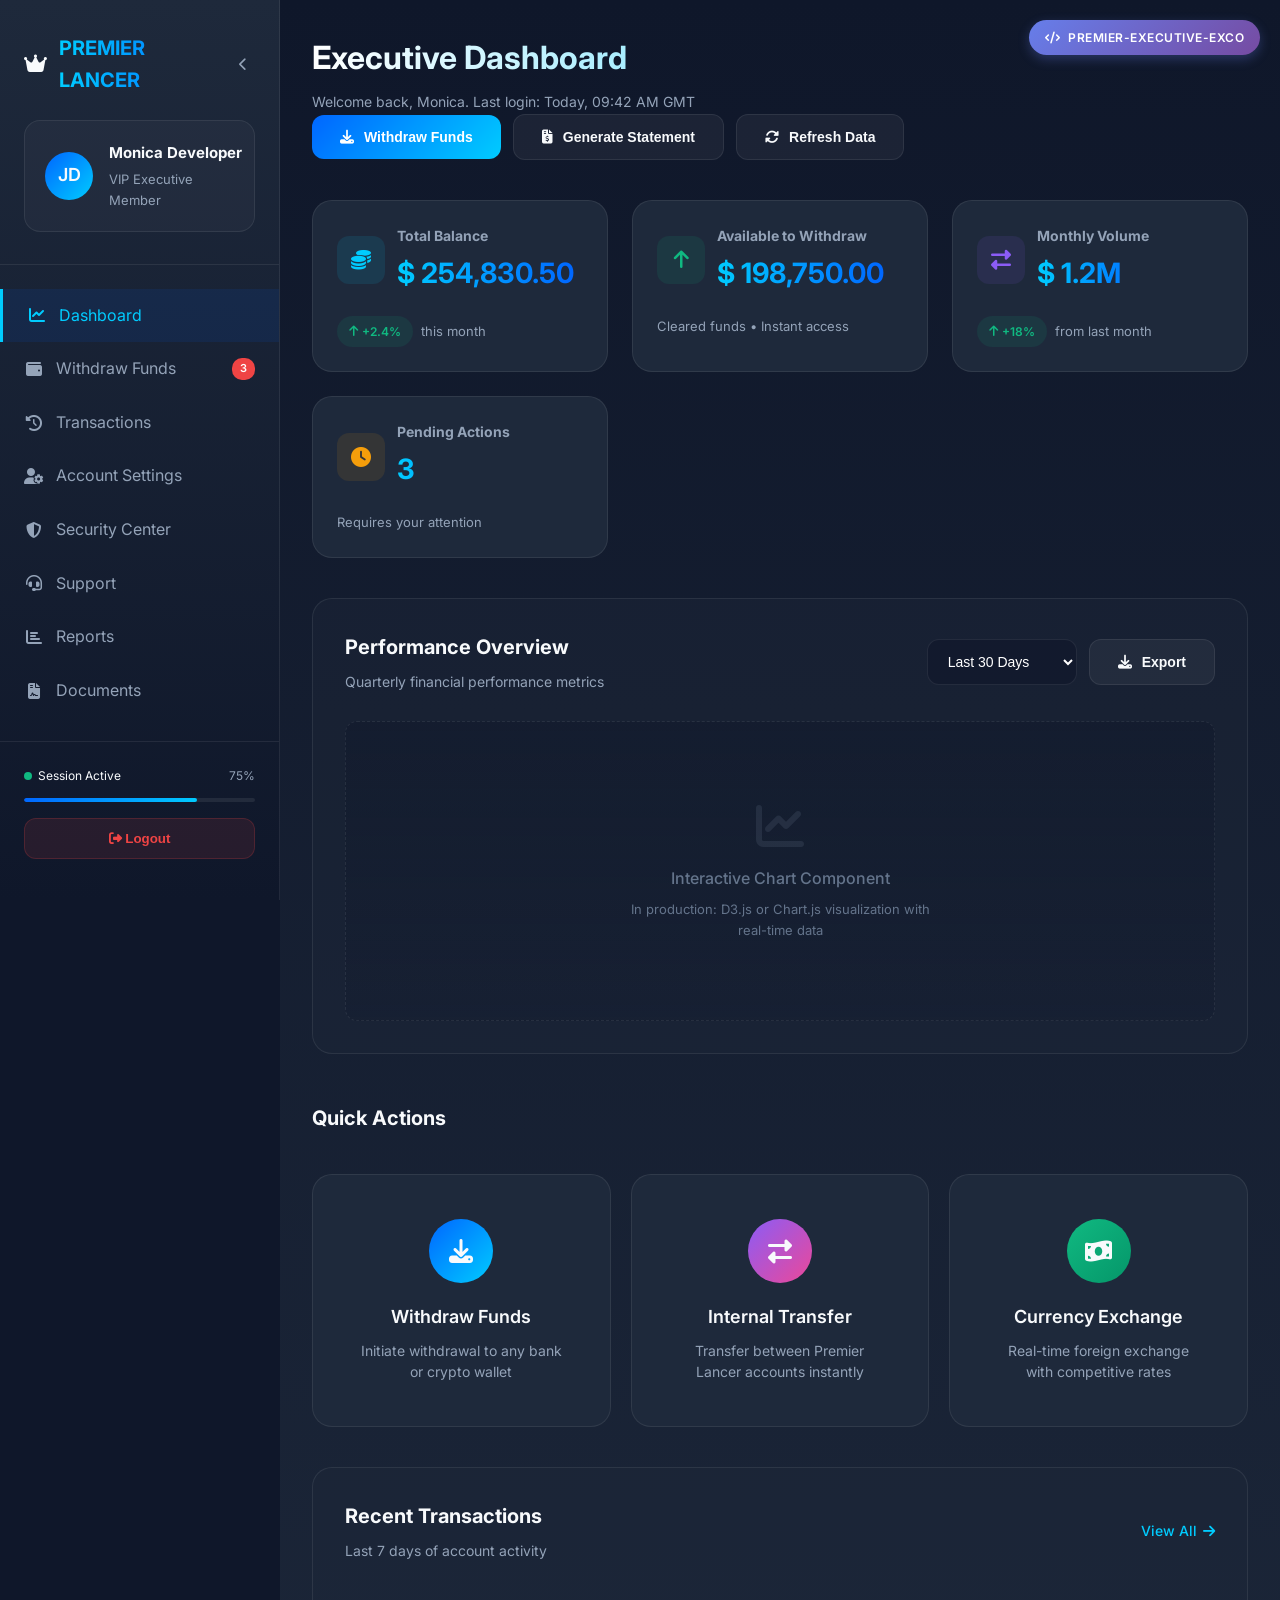
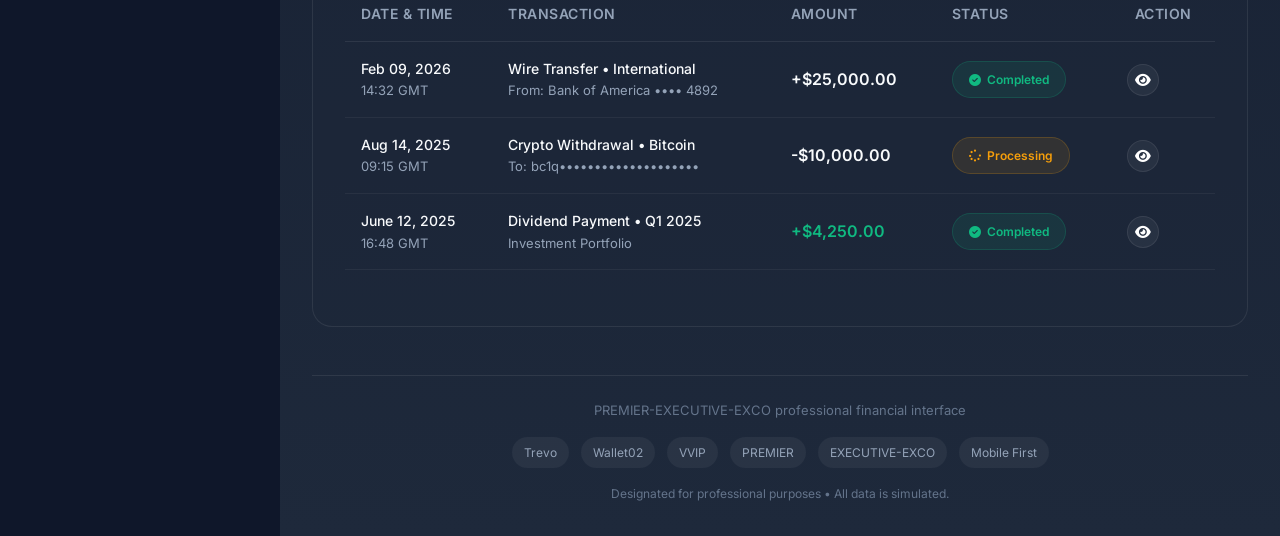
<file: dashboard.html>
<!DOCTYPE html>
<html lang="en">
<head>
    <meta charset="UTF-8">
    <meta name="viewport" content="width=device-width, initial-scale=1.0">
    <title>Executive Dashboard | Premier Lancer Portal</title>
    <link rel="stylesheet" href="main.css">
    <link rel="stylesheet" href="https://cdnjs.cloudflare.com/ajax/libs/font-awesome/6.4.0/css/all.min.css">
    <link href="https://fonts.googleapis.com/css2?family=Inter:wght@300;400;500;600;700&display=swap" rel="stylesheet">
    <style>
        /* Main Layout */
        .dashboard-layout {
            display: flex;
            min-height: 100vh;
            position: relative;
        }
        
        /* Sidebar - Default Desktop */
        .sidebar {
            width: var(--sidebar-width);
            background: linear-gradient(180deg, #1e293b 0%, #0f172a 100%);
            border-right: 1px solid var(--dark-border);
            padding: 32px 0;
            position: sticky;
            top: 0;
            height: 100vh;
            overflow-y: auto;
            transition: all 0.3s ease;
            z-index: 100;
        }
        
        .sidebar.collapsed {
            width: var(--sidebar-collapsed);
        }
        
        .sidebar.collapsed .brand span,
        .sidebar.collapsed .user-info,
        .sidebar.collapsed .nav-item span,
        .sidebar.collapsed .nav-footer {
            display: none;
        }
        
        .sidebar.collapsed .brand {
            justify-content: center;
        }
        
        .sidebar.collapsed .nav-item {
            justify-content: center;
            padding: 14px 0;
        }
        
        /* Sidebar Content */
        .sidebar-header {
            padding: 0 24px 32px;
            border-bottom: 1px solid var(--dark-border);
        }
        
        .brand {
            display: flex;
            align-items: center;
            gap: 12px;
            font-size: 20px;
            font-weight: 700;
            margin-bottom: 24px;
            cursor: pointer;
            transition: all 0.3s ease;
        }
        
        .brand:hover {
            transform: translateY(-2px);
        }
        
        .collapse-toggle {
            background: none;
            border: none;
            color: var(--text-secondary);
            cursor: pointer;
            padding: 8px;
            border-radius: var(--radius-sm);
            transition: all 0.3s ease;
            margin-left: auto;
        }
        
        .collapse-toggle:hover {
            background: rgba(255, 255, 255, 0.05);
            color: var(--text-primary);
        }
        
        .user-card {
            background: rgba(255, 255, 255, 0.03);
            border: 1px solid var(--dark-border);
            border-radius: 16px;
            padding: 20px;
            display: flex;
            align-items: center;
            gap: 16px;
        }
        
        .user-avatar {
            width: 48px;
            height: 48px;
            background: var(--primary-gradient);
            border-radius: 50%;
            display: flex;
            align-items: center;
            justify-content: center;
            font-weight: 600;
            font-size: 18px;
            flex-shrink: 0;
        }
        
        .user-info h4 {
            font-size: 15px;
            margin-bottom: 4px;
            white-space: nowrap;
            overflow: hidden;
            text-overflow: ellipsis;
        }
        
        .user-info p {
            font-size: 13px;
            color: var(--text-secondary);
        }
        
        /* Navigation Menu */
        .nav-menu {
            padding: 24px 0;
            flex: 1;
        }
        
        .nav-item {
            display: flex;
            align-items: center;
            gap: 12px;
            padding: 14px 24px;
            color: var(--text-secondary);
            text-decoration: none;
            transition: all 0.3s ease;
            position: relative;
            white-space: nowrap;
        }
        
        .nav-item:hover {
            background: rgba(255, 255, 255, 0.03);
            color: var(--text-primary);
        }
        
        .nav-item.active {
            background: rgba(0, 102, 255, 0.1);
            color: #00CCFF;
            border-left: 3px solid #00CCFF;
        }
        
        .nav-item i {
            width: 20px;
            text-align: center;
            font-size: 16px;
            flex-shrink: 0;
        }
        
        .nav-badge {
            margin-left: auto;
            background: var(--danger);
            color: white;
            font-size: 11px;
            padding: 2px 8px;
            border-radius: 10px;
            font-weight: 600;
        }
        
        /* Sidebar Footer */
        .nav-footer {
            padding: 24px;
            border-top: 1px solid var(--dark-border);
            margin-top: auto;
        }
        
        .session-info {
            display: flex;
            justify-content: space-between;
            align-items: center;
            margin-bottom: 12px;
        }
        
        .session-status {
            display: flex;
            align-items: center;
            gap: 6px;
            font-size: 12px;
        }
        
        .status-indicator {
            width: 8px;
            height: 8px;
            background: #10B981;
            border-radius: 50%;
            animation: pulse 2s infinite;
        }
        
        .progress-bar {
            height: 4px;
            background: rgba(255, 255, 255, 0.08);
            border-radius: 2px;
            overflow: hidden;
        }
        
        .progress-fill {
            height: 100%;
            width: 75%;
            background: var(--primary-gradient);
            border-radius: 2px;
            transition: width 0.3s ease;
        }
        
        /* Main Content Area */
        .main-content {
            flex: 1;
            padding: 32px;
            overflow-x: hidden;
            background: linear-gradient(180deg, #0f172a 0%, #1e293b 100%);
            min-height: 100vh;
        }
        
        /* Mobile Header */
        .mobile-header {
            display: none;
            padding: 20px 0;
            border-bottom: 1px solid var(--dark-border);
            margin-bottom: 32px;
        }
        
        .mobile-header-content {
            display: flex;
            justify-content: space-between;
            align-items: center;
        }
        
        /* Page Header */
        .page-header {
            margin-bottom: 40px;
        }
        
        .header-content h1 {
            font-size: clamp(24px, 4vw, 32px);
            margin-bottom: 8px;
            background: linear-gradient(90deg, #fff, #00CCFF);
            -webkit-background-clip: text;
            -webkit-text-fill-color: transparent;
        }
        
        .header-subtitle {
            color: var(--text-secondary);
            font-size: clamp(12px, 2vw, 14px);
        }
        
        .header-actions {
            display: flex;
            gap: 12px;
            align-items: center;
            flex-wrap: wrap;
        }
        
        /* Stats Grid - Responsive */
        .stats-grid {
            display: grid;
            grid-template-columns: repeat(auto-fit, minmax(280px, 1fr));
            gap: 24px;
            margin-bottom: 40px;
        }
        
        /* Chart Container */
        .chart-container {
            background: rgba(30, 41, 59, 0.4);
            border: 1px solid var(--dark-border);
            border-radius: var(--radius-lg);
            padding: clamp(20px, 3vw, 32px);
            margin: 40px 0;
        }
        
        .chart-placeholder {
            height: clamp(200px, 40vw, 300px);
            background: linear-gradient(180deg, rgba(15, 23, 42, 0.4), rgba(15, 23, 42, 0.2));
            border-radius: var(--radius-md);
            border: 1px dashed var(--dark-border);
            display: flex;
            align-items: center;
            justify-content: center;
            color: var(--text-muted);
        }
        
        /* Quick Actions Grid */
        .quick-actions {
            display: grid;
            grid-template-columns: repeat(auto-fit, minmax(240px, 1fr));
            gap: 20px;
            margin: 40px 0;
        }
        
        /* Recent Transactions */
        .recent-transactions {
            background: rgba(30, 41, 59, 0.4);
            border: 1px solid var(--dark-border);
            border-radius: var(--radius-lg);
            padding: clamp(20px, 3vw, 32px);
            margin-top: 40px;
        }
        
        /* Table Responsive Wrapper */
        .table-wrapper {
            overflow-x: auto;
            -webkit-overflow-scrolling: touch;
            margin: 24px 0;
        }
        
        /* Status Badges */
        .status-badge {
            display: inline-flex;
            align-items: center;
            gap: 6px;
            padding: 8px 16px;
            border-radius: 20px;
            font-size: 12px;
            font-weight: 600;
            white-space: nowrap;
        }
        
        .status-success {
            background: rgba(16, 185, 129, 0.1);
            color: #10B981;
            border: 1px solid rgba(16, 185, 129, 0.2);
        }
        
        .status-processing {
            background: rgba(245, 158, 11, 0.1);
            color: #F59E0B;
            border: 1px solid rgba(245, 158, 11, 0.2);
        }
        
        /* Portfolio Footer */
        .portfolio-footer {
            margin-top: 48px;
            padding-top: 24px;
            border-top: 1px solid var(--dark-border);
            text-align: center;
            color: var(--text-muted);
            font-size: 13px;
        }
        
        .tech-stack {
            display: flex;
            justify-content: center;
            gap: 12px;
            margin-top: 16px;
            flex-wrap: wrap;
        }
        
        .tech-item {
            background: rgba(255, 255, 255, 0.05);
            padding: 6px 12px;
            border-radius: 20px;
            font-size: 12px;
            color: var(--text-secondary);
        }
        
        /* Responsive Breakpoints */
        @media (max-width: 1200px) {
            .sidebar {
                width: 250px;
            }
            
            .sidebar.collapsed {
                width: 70px;
            }
        }
        
        @media (max-width: 1024px) {
            .sidebar {
                position: fixed;
                left: -100%;
                top: 0;
                z-index: 1000;
                box-shadow: var(--shadow-lg);
                transition: left 0.3s ease;
            }
            
            .sidebar.active {
                left: 0;
            }
            
            .sidebar.collapsed {
                width: var(--sidebar-width);
            }
            
            .mobile-header {
                display: block;
            }
            
            .mobile-menu-btn {
                display: flex;
            }
        }
        
        @media (max-width: 768px) {
            .main-content {
                padding: 20px 16px;
            }
            
            .header-actions {
                width: 100%;
                margin-top: 20px;
                justify-content: space-between;
            }
            
            .stats-grid {
                grid-template-columns: 1fr;
            }
            
            .quick-actions {
                grid-template-columns: 1fr;
            }
            
            .table-wrapper {
                margin: 16px -16px;
                padding: 0 16px;
            }
            
            .data-table {
                font-size: 13px;
            }
            
            .data-table th,
            .data-table td {
                padding: 12px 8px;
            }
        }
        
        @media (max-width: 480px) {
            .portfolio-badge {
                top: 16px;
                right: 16px;
                font-size: 11px;
                padding: 6px 12px;
            }
            
            .mobile-menu-btn {
                top: 16px;
                left: 16px;
                width: 44px;
                height: 44px;
            }
            
            .chart-container {
                padding: 16px;
            }
            
            .status-badge {
                padding: 6px 12px;
                font-size: 11px;
            }
        }
        
        /* Dark Mode Support */
        @media (prefers-color-scheme: dark) {
            :root {
                --dark-bg: #0F172A;
                --dark-card: #1E293B;
            }
        }
        
        /* High Contrast Mode */
        @media (prefers-contrast: high) {
            :root {
                --dark-border: rgba(255, 255, 255, 0.2);
            }
            
            .btn-primary {
                border: 2px solid #00CCFF;
            }
        }
        
        /* Reduced Motion */
        @media (prefers-reduced-motion: reduce) {
            * {
                animation-duration: 0.01ms !important;
                animation-iteration-count: 1 !important;
                transition-duration: 0.01ms !important;
            }
        }
    </style>
</head>
<body>
    <!-- Portfolio Badge -->
    <div class="portfolio-badge">
        <i class="fas fa-code"></i>
        PREMIER-EXECUTIVE-EXCO
    </div>
    
    <!-- Mobile Menu Button -->
    <button class="mobile-menu-btn" id="mobileMenuBtn">
        <i class="fas fa-bars"></i>
    </button>
    
    <!-- Overlay for Mobile -->
    <div class="overlay" id="overlay"></div>
    
    <!-- Dashboard Layout -->
    <div class="dashboard-layout">
        <!-- Sidebar Navigation -->
        <aside class="sidebar" id="sidebar">
            <div class="sidebar-header">
                <div class="brand" onclick="toggleSidebar()">
                    <i class="fas fa-crown"></i>
                    <span class="text-gradient">PREMIER LANCER</span>
                    <button class="collapse-toggle" id="collapseToggle">
                        <i class="fas fa-chevron-left"></i>
                    </button>
                </div>
                
                <div class="user-card">
                    <div class="user-avatar">JD</div>
                    <div class="user-info">
                        <h4>Monica Developer</h4>
                        <p>VIP Executive Member</p>
                    </div>
                </div>
            </div>
            
            <nav class="nav-menu">
                <a href="dashboard.html" class="nav-item active">
                    <i class="fas fa-chart-line"></i>
                    <span>Dashboard</span>
                </a>
                <a href="withdraw.html" class="nav-item">
                    <i class="fas fa-wallet"></i>
                    <span>Withdraw Funds</span>
                    <span class="nav-badge">3</span>
                </a>
                <a href="transactions.html" class="nav-item">
                    <i class="fas fa-history"></i>
                    <span>Transactions</span>
                </a>
                <a href="#" class="nav-item" onclick="showFeatureModal('Account Settings')">
                    <i class="fas fa-user-cog"></i>
                    <span>Account Settings</span>
                </a>
                <a href="#" class="nav-item" onclick="showFeatureModal('Security Center')">
                    <i class="fas fa-shield-alt"></i>
                    <span>Security Center</span>
                </a>
                <a href="#" class="nav-item" onclick="showFeatureModal('Support')">
                    <i class="fas fa-headset"></i>
                    <span>Support</span>
                </a>
                <a href="#" class="nav-item" onclick="showFeatureModal('Reports')">
                    <i class="fas fa-chart-bar"></i>
                    <span>Reports</span>
                </a>
                <a href="#" class="nav-item" onclick="showFeatureModal('Documents')">
                    <i class="fas fa-file-contract"></i>
                    <span>Documents</span>
                </a>
            </nav>
            
            <div class="nav-footer">
                <div class="session-info">
                    <div class="session-status">
                        <div class="status-indicator"></div>
                        <span>Session Active</span>
                    </div>
                    <span style="font-size: 12px; color: var(--text-secondary);">75%</span>
                </div>
                <div class="progress-bar">
                    <div class="progress-fill"></div>
                </div>
                <button onclick="logout()" style="
                    width: 100%;
                    margin-top: 16px;
                    padding: 12px;
                    background: rgba(239, 68, 68, 0.1);
                    border: 1px solid rgba(239, 68, 68, 0.2);
                    color: var(--danger);
                    border-radius: var(--radius-md);
                    cursor: pointer;
                    font-weight: 600;
                    transition: all 0.3s ease;
                ">
                    <i class="fas fa-sign-out-alt"></i>
                    <span>Logout</span>
                </button>
            </div>
        </aside>
        
        <!-- Main Content -->
        <main class="main-content">
            <!-- Mobile Header -->
            <div class="mobile-header">
                <div class="mobile-header-content">
                    <div>
                        <br>
                        <h3 style="font-size: 18px; font-weight: 600;">Dashboard</h3>
                        <p style="font-size: 13px; color: var(--text-secondary); margin-top: 4px;">Welcome back, Monica</p>
                    </div>
                    <div style="display: flex; gap: 12px;">
                        <button class="btn-icon" onclick="refreshDashboard()">
                            <i class="fas fa-sync-alt"></i>
                        </button>
                        <div style="position: relative;">
                            <button class="btn-icon" onclick="showNotifications()">
                                <i class="fas fa-bell"></i>
                            </button>
                            <span style="
                                position: absolute;
                                top: -6px;
                                right: -6px;
                                background: var(--danger);
                                color: white;
                                width: 18px;
                                height: 18px;
                                border-radius: 50%;
                                font-size: 10px;
                                display: flex;
                                align-items: center;
                                justify-content: center;
                                font-weight: 600;
                            ">3</span>
                        </div>
                    </div>
                </div>
            </div>
            
            <!-- Page Header -->
            <div class="page-header">
                <div class="header-content">
                    <h1>Executive Dashboard</h1>
                    <p class="header-subtitle">Welcome back, Monica. Last login: Today, 09:42 AM GMT</p>
                    
                    <div class="header-actions">
                        <button class="btn btn-primary" onclick="window.location.href='withdraw.html'">
                            <i class="fas fa-download"></i>
                            Withdraw Funds
                        </button>
                        <button class="btn btn-secondary" onclick="showFeatureModal('Generate Statement')">
                            <i class="fas fa-file-invoice-dollar"></i>
                            Generate Statement
                        </button>
                        <button class="btn btn-secondary" onclick="refreshDashboard()">
                            <i class="fas fa-sync-alt"></i>
                            Refresh Data
                        </button>
                    </div>
                </div>
            </div>
            
            <!-- Stats Overview -->
            <div class="stats-grid">
                <div class="card">
                    <div style="display: flex; align-items: center; gap: 12px; margin-bottom: 20px;">
                        <div style="
                            width: 48px;
                            height: 48px;
                            background: rgba(0, 204, 255, 0.1);
                            border-radius: 12px;
                            display: flex;
                            align-items: center;
                            justify-content: center;
                            font-size: 20px;
                            color: #00CCFF;
                        ">
                            <i class="fas fa-coins"></i>
                        </div>
                        <div>
                            <h3 style="font-size: 14px; color: var(--text-secondary);">Total Balance</h3>
                            <div style="font-size: 28px; font-weight: 700; margin-top: 4px;" class="text-gradient">
                                $ 254,830.50
                            </div>
                        </div>
                    </div>
                    <div style="display: flex; align-items: center; gap: 8px;">
                        <span style="
                            display: inline-flex;
                            align-items: center;
                            gap: 4px;
                            padding: 6px 12px;
                            background: rgba(16, 185, 129, 0.1);
                            color: #10B981;
                            border-radius: 20px;
                            font-size: 12px;
                            font-weight: 600;
                        ">
                            <i class="fas fa-arrow-up"></i>
                            +2.4%
                        </span>
                        <span style="font-size: 13px; color: var(--text-secondary);">this month</span>
                    </div>
                </div>
                
                <div class="card">
                    <div style="display: flex; align-items: center; gap: 12px; margin-bottom: 20px;">
                        <div style="
                            width: 48px;
                            height: 48px;
                            background: rgba(16, 185, 129, 0.1);
                            border-radius: 12px;
                            display: flex;
                            align-items: center;
                            justify-content: center;
                            font-size: 20px;
                            color: #10B981;
                        ">
                            <i class="fas fa-arrow-up"></i>
                        </div>
                        <div>
                            <h3 style="font-size: 14px; color: var(--text-secondary);">Available to Withdraw</h3>
                            <div style="font-size: 28px; font-weight: 700; margin-top: 4px;" class="text-gradient">
                                $ 198,750.00
                            </div>
                        </div>
                    </div>
                    <div style="font-size: 13px; color: var(--text-secondary);">
                        Cleared funds • Instant access
                    </div>
                </div>
                
                <div class="card">
                    <div style="display: flex; align-items: center; gap: 12px; margin-bottom: 20px;">
                        <div style="
                            width: 48px;
                            height: 48px;
                            background: rgba(139, 92, 246, 0.1);
                            border-radius: 12px;
                            display: flex;
                            align-items: center;
                            justify-content: center;
                            font-size: 20px;
                            color: #8B5CF6;
                        ">
                            <i class="fas fa-exchange-alt"></i>
                        </div>
                        <div>
                            <h3 style="font-size: 14px; color: var(--text-secondary);">Monthly Volume</h3>
                            <div style="font-size: 28px; font-weight: 700; margin-top: 4px;" class="text-gradient">
                                $ 1.2M
                            </div>
                        </div>
                    </div>
                    <div style="display: flex; align-items: center; gap: 8px;">
                        <span style="
                            display: inline-flex;
                            align-items: center;
                            gap: 4px;
                            padding: 6px 12px;
                            background: rgba(16, 185, 129, 0.1);
                            color: #10B981;
                            border-radius: 20px;
                            font-size: 12px;
                            font-weight: 600;
                        ">
                            <i class="fas fa-arrow-up"></i>
                            +18%
                        </span>
                        <span style="font-size: 13px; color: var(--text-secondary);">from last month</span>
                    </div>
                </div>
                
                <div class="card">
                    <div style="display: flex; align-items: center; gap: 12px; margin-bottom: 20px;">
                        <div style="
                            width: 48px;
                            height: 48px;
                            background: rgba(245, 158, 11, 0.1);
                            border-radius: 12px;
                            display: flex;
                            align-items: center;
                            justify-content: center;
                            font-size: 20px;
                            color: #F59E0B;
                        ">
                            <i class="fas fa-clock"></i>
                        </div>
                        <div>
                            <h3 style="font-size: 14px; color: var(--text-secondary);">Pending Actions</h3>
                            <div style="font-size: 28px; font-weight: 700; margin-top: 4px;" class="text-gradient">
                                3
                            </div>
                        </div>
                    </div>
                    <div style="font-size: 13px; color: var(--text-secondary);">
                        Requires your attention
                    </div>
                </div>
            </div>
            
            <!-- Performance Chart -->
            <div class="chart-container">
                <div style="display: flex; justify-content: space-between; align-items: center; margin-bottom: 28px; flex-wrap: wrap; gap: 16px;">
                    <div>
                        <h3 style="font-size: 20px; margin-bottom: 8px;">Performance Overview</h3>
                        <p style="color: var(--text-secondary); font-size: 14px;">Quarterly financial performance metrics</p>
                    </div>
                    
                    <div style="display: flex; gap: 12px; flex-wrap: wrap;">
                        <select style="
                            background: rgba(15, 23, 42, 0.6);
                            border: 1px solid var(--dark-border);
                            color: white;
                            padding: 10px 16px;
                            border-radius: var(--radius-md);
                            font-size: 14px;
                            min-width: 150px;
                        ">
                            <option>Last 30 Days</option>
                            <option>Last Quarter</option>
                            <option>Year to Date</option>
                        </select>
                        
                        <button class="btn btn-secondary">
                            <i class="fas fa-download"></i>
                            Export
                        </button>
                    </div>
                </div>
                
                <div class="chart-placeholder">
                    <div style="text-align: center; padding: 20px;">
                        <i class="fas fa-chart-line" style="font-size: 48px; opacity: 0.2; margin-bottom: 16px;"></i>
                        <div style="font-size: 16px; margin-bottom: 8px; font-weight: 500;">Interactive Chart Component</div>
                        <div style="font-size: 13px; color: var(--text-muted); max-width: 300px; margin: 0 auto;">
                            In production: D3.js or Chart.js visualization with real-time data
                        </div>
                    </div>
                </div>
            </div>
            
            <!-- Quick Actions -->
            <h3 style="font-size: 20px; margin: 48px 0 24px;">Quick Actions</h3>
            <div class="quick-actions">
                <div class="card" onclick="window.location.href='withdraw.html'" style="cursor: pointer;">
                    <div style="text-align: center; padding: 20px;">
                        <div style="
                            width: 64px;
                            height: 64px;
                            background: var(--primary-gradient);
                            border-radius: 50%;
                            display: flex;
                            align-items: center;
                            justify-content: center;
                            margin: 0 auto 20px;
                            font-size: 24px;
                        ">
                            <i class="fas fa-download"></i>
                        </div>
                        <h4 style="font-size: 18px; margin-bottom: 8px; font-weight: 600;">Withdraw Funds</h4>
                        <p style="color: var(--text-secondary); font-size: 14px; line-height: 1.5;">
                            Initiate withdrawal to any bank or crypto wallet
                        </p>
                    </div>
                </div>
                
                <div class="card" onclick="showFeatureModal('Internal Transfer')" style="cursor: pointer;">
                    <div style="text-align: center; padding: 20px;">
                        <div style="
                            width: 64px;
                            height: 64px;
                            background: linear-gradient(135deg, #8B5CF6, #EC4899);
                            border-radius: 50%;
                            display: flex;
                            align-items: center;
                            justify-content: center;
                            margin: 0 auto 20px;
                            font-size: 24px;
                        ">
                            <i class="fas fa-exchange-alt"></i>
                        </div>
                        <h4 style="font-size: 18px; margin-bottom: 8px; font-weight: 600;">Internal Transfer</h4>
                        <p style="color: var(--text-secondary); font-size: 14px; line-height: 1.5;">
                            Transfer between Premier Lancer accounts instantly
                        </p>
                    </div>
                </div>
                
                <div class="card" onclick="showFeatureModal('Currency Exchange')" style="cursor: pointer;">
                    <div style="text-align: center; padding: 20px;">
                        <div style="
                            width: 64px;
                            height: 64px;
                            background: linear-gradient(135deg, #10B981, #059669);
                            border-radius: 50%;
                            display: flex;
                            align-items: center;
                            justify-content: center;
                            margin: 0 auto 20px;
                            font-size: 24px;
                        ">
                            <i class="fas fa-money-bill-wave"></i>
                        </div>
                        <h4 style="font-size: 18px; margin-bottom: 8px; font-weight: 600;">Currency Exchange</h4>
                        <p style="color: var(--text-secondary); font-size: 14px; line-height: 1.5;">
                            Real-time foreign exchange with competitive rates
                        </p>
                    </div>
                </div>
            </div>
            
            <!-- Recent Transactions -->
            <div class="recent-transactions">
                <div style="display: flex; justify-content: space-between; align-items: center; margin-bottom: 24px; flex-wrap: wrap; gap: 16px;">
                    <div>
                        <h3 style="font-size: 20px; margin-bottom: 8px;">Recent Transactions</h3>
                        <p style="color: var(--text-secondary); font-size: 14px;">Last 7 days of account activity</p>
                    </div>
                    <a href="transactions.html" style="
                        color: #00CCFF;
                        text-decoration: none;
                        font-size: 14px;
                        font-weight: 500;
                        display: flex;
                        align-items: center;
                        gap: 6px;
                    ">
                        View All
                        <i class="fas fa-arrow-right"></i>
                    </a>
                </div>
                
                <div class="table-wrapper">
                    <table class="data-table">
                        <thead>
                            <tr>
                                <th>Date & Time</th>
                                <th>Transaction</th>
                                <th>Amount</th>
                                <th>Status</th>
                                <th style="text-align: center;">Action</th>
                            </tr>
                        </thead>
                        <tbody>
                            <tr>
                                <td>
                                    <div style="font-weight: 500;">Feb 09, 2026</div>
                                    <div style="font-size: 13px; color: var(--text-secondary);">14:32 GMT</div>
                                </td>
                                <td>
                                    <div style="font-weight: 500;">Wire Transfer • International</div>
                                    <div style="font-size: 13px; color: var(--text-secondary);">From: Bank of America •••• 4892</div>
                                </td>
                                <td style="font-weight: 600; font-size: 16px;">+$25,000.00</td>
                                <td><span class="status-badge status-success"><i class="fas fa-check-circle"></i> Completed</span></td>
                                <td style="text-align: center;">
                                    <button class="btn-icon" style="width: 32px; height: 32px; font-size: 14px;" onclick="viewTransaction('txn001')">
                                        <i class="fas fa-eye"></i>
                                    </button>
                                </td>
                            </tr>
                            <tr>
                                <td>
                                    <div style="font-weight: 500;">Aug 14, 2025</div>
                                    <div style="font-size: 13px; color: var(--text-secondary);">09:15 GMT</div>
                                </td>
                                <td>
                                    <div style="font-weight: 500;">Crypto Withdrawal • Bitcoin</div>
                                    <div style="font-size: 13px; color: var(--text-secondary);">To: bc1q••••••••••••••••••••</div>
                                </td>
                                <td style="font-weight: 600; font-size: 16px;">-$10,000.00</td>
                                <td><span class="status-badge status-processing"><i class="fas fa-spinner fa-spin"></i> Processing</span></td>
                                <td style="text-align: center;">
                                    <button class="btn-icon" style="width: 32px; height: 32px; font-size: 14px;" onclick="viewTransaction('txn002')">
                                        <i class="fas fa-eye"></i>
                                    </button>
                                </td>
                            </tr>
                            <tr>
                                <td>
                                    <div style="font-weight: 500;">June 12, 2025</div>
                                    <div style="font-size: 13px; color: var(--text-secondary);">16:48 GMT</div>
                                </td>
                                <td>
                                    <div style="font-weight: 500;">Dividend Payment • Q1 2025</div>
                                    <div style="font-size: 13px; color: var(--text-secondary);">Investment Portfolio</div>
                                </td>
                                <td style="font-weight: 600; font-size: 16px; color: #10B981;">+$4,250.00</td>
                                <td><span class="status-badge status-success"><i class="fas fa-check-circle"></i> Completed</span></td>
                                <td style="text-align: center;">
                                    <button class="btn-icon" style="width: 32px; height: 32px; font-size: 14px;" onclick="viewTransaction('txn003')">
                                        <i class="fas fa-eye"></i>
                                    </button>
                                </td>
                            </tr>
                        </tbody>
                    </table>
                </div>
            </div>
            
            <!-- Portfolio Footer -->
            <div class="portfolio-footer">
                <p> PREMIER-EXECUTIVE-EXCO professional financial interface</p>
                <div class="tech-stack">
                    <span class="tech-item">Trevo</span>
                    <span class="tech-item">Wallet02</span>
                    <span class="tech-item">VVIP</span>
                    <span class="tech-item">PREMIER</span>
                    <span class="tech-item">EXECUTIVE-EXCO</span>
                    <span class="tech-item">Mobile First</span>
                </div>
                <p style="margin-top: 16px; font-size: 12px; color: var(--text-muted);">
                   Designated for professional purposes • All data is simulated.
                </p>
            </div>
        </main>
    </div>
    
    <script>
        // Responsive Sidebar Manager
        class SidebarManager {
            constructor() {
                this.sidebar = document.getElementById('sidebar');
                this.mobileMenuBtn = document.getElementById('mobileMenuBtn');
                this.overlay = document.getElementById('overlay');
                this.collapseToggle = document.getElementById('collapseToggle');
                this.isMobile = window.innerWidth <= 1024;
                this.isCollapsed = false;
                this.init();
            }
            
            init() {
                // Mobile menu toggle
                this.mobileMenuBtn.addEventListener('click', () => this.toggleMobileMenu());
                this.overlay.addEventListener('click', () => this.closeMobileMenu());
                
                // Collapse toggle for desktop
                this.collapseToggle.addEventListener('click', (e) => {
                    e.stopPropagation();
                    this.toggleSidebar();
                });
                
                // Handle window resize
                window.addEventListener('resize', () => this.handleResize());
                
                // Close sidebar when clicking outside on mobile
                document.addEventListener('click', (e) => {
                    if (this.isMobile && this.sidebar.classList.contains('active') && 
                        !this.sidebar.contains(e.target) && 
                        e.target !== this.mobileMenuBtn) {
                        this.closeMobileMenu();
                    }
                });
                
                // Initialize based on screen size
                this.handleResize();
            }
            
            toggleMobileMenu() {
                this.sidebar.classList.toggle('active');
                this.overlay.classList.toggle('active');
                document.body.style.overflow = this.sidebar.classList.contains('active') ? 'hidden' : '';
                
                // Change icon
                const icon = this.mobileMenuBtn.querySelector('i');
                if (this.sidebar.classList.contains('active')) {
                    icon.className = 'fas fa-times';
                } else {
                    icon.className = 'fas fa-bars';
                }
            }
            
            closeMobileMenu() {
                this.sidebar.classList.remove('active');
                this.overlay.classList.remove('active');
                document.body.style.overflow = '';
                
                // Reset icon
                const icon = this.mobileMenuBtn.querySelector('i');
                icon.className = 'fas fa-bars';
            }
            
            toggleSidebar() {
                if (this.isMobile) {
                    this.toggleMobileMenu();
                } else {
                    this.isCollapsed = !this.isCollapsed;
                    this.sidebar.classList.toggle('collapsed');
                    
                    // Update collapse icon
                    const icon = this.collapseToggle.querySelector('i');
                    if (this.isCollapsed) {
                        icon.className = 'fas fa-chevron-right';
                    } else {
                        icon.className = 'fas fa-chevron-left';
                    }
                    
                    // Save preference to localStorage
                    localStorage.setItem('sidebarCollapsed', this.isCollapsed);
                }
            }
            
            handleResize() {
                const wasMobile = this.isMobile;
                this.isMobile = window.innerWidth <= 1024;
                
                if (wasMobile !== this.isMobile) {
                    if (this.isMobile) {
                        // Switch to mobile mode
                        this.sidebar.classList.remove('collapsed');
                        this.sidebar.classList.remove('active');
                        this.overlay.classList.remove('active');
                        document.body.style.overflow = '';
                        
                        // Reset mobile menu icon
                        const icon = this.mobileMenuBtn.querySelector('i');
                        icon.className = 'fas fa-bars';
                    } else {
                        // Switch to desktop mode
                        this.sidebar.classList.remove('active');
                        this.overlay.classList.remove('active');
                        document.body.style.overflow = '';
                        
                        // Restore collapsed state
                        const savedState = localStorage.getItem('sidebarCollapsed') === 'true';
                        if (savedState) {
                            this.isCollapsed = true;
                            this.sidebar.classList.add('collapsed');
                            const icon = this.collapseToggle.querySelector('i');
                            icon.className = 'fas fa-chevron-right';
                        }
                    }
                }
            }
        }
        
        // Utility Functions
        function showToast(message, type = 'info') {
            const colors = {
                success: '#10B981',
                error: '#EF4444',
                info: '#00CCFF',
                warning: '#F59E0B'
            };
            
            const toast = document.createElement('div');
            toast.style.cssText = `
                position: fixed;
                bottom: 24px;
                right: 24px;
                background: ${colors[type]}CC;
                backdrop-filter: blur(10px);
                color: white;
                padding: 16px 24px;
                border-radius: var(--radius-md);
                z-index: 10000;
                animation: slideInRight 0.3s ease;
                border: 1px solid rgba(255, 255, 255, 0.2);
                max-width: 350px;
                display: flex;
                align-items: center;
                gap: 12px;
                font-weight: 500;
                box-shadow: var(--shadow-lg);
            `;
            
            toast.innerHTML = `
                <i class="fas fa-${type === 'success' ? 'check-circle' : 
                                 type === 'error' ? 'exclamation-circle' : 
                                 type === 'warning' ? 'exclamation-triangle' : 'info-circle'}"></i>
                <span>${message}</span>
            `;
            
            document.body.appendChild(toast);
            
            setTimeout(() => {
                toast.style.animation = 'slideOutRight 0.3s ease forwards';
                setTimeout(() => toast.remove(), 300);
            }, 3000);
        }
        
        function showModal(title, content) {
            const modal = document.createElement('div');
            modal.id = 'portfolio-modal';
            modal.style.cssText = `
                position: fixed;
                top: 0;
                left: 0;
                right: 0;
                bottom: 0;
                background: rgba(0, 0, 0, 0.7);
                backdrop-filter: blur(10px);
                display: flex;
                align-items: center;
                justify-content: center;
                z-index: 10001;
                animation: fadeIn 0.3s ease;
                padding: 20px;
            `;
            
            modal.innerHTML = `
                <div style="
                    background: linear-gradient(145deg, #1e293b, #0f172a);
                    border: 1px solid var(--dark-border);
                    border-radius: var(--radius-lg);
                    width: 100%;
                    max-width: 500px;
                    max-height: 90vh;
                    overflow-y: auto;
                    animation: slideUp 0.4s cubic-bezier(0.4, 0, 0.2, 1);
                ">
                    <div style="
                        padding: 24px;
                        border-bottom: 1px solid var(--dark-border);
                        display: flex;
                        justify-content: space-between;
                        align-items: center;
                        position: sticky;
                        top: 0;
                        background: #1e293b;
                        z-index: 1;
                    ">
                        <h3 style="font-size: 18px; font-weight: 600;">${title}</h3>
                        <button onclick="closeModal()" style="
                            background: none;
                            border: none;
                            color: var(--text-secondary);
                            cursor: pointer;
                            font-size: 24px;
                            width: 32px;
                            height: 32px;
                            display: flex;
                            align-items: center;
                            justify-content: center;
                            border-radius: var(--radius-sm);
                            transition: all 0.3s ease;
                        " onmouseover="this.style.backgroundColor='rgba(255,255,255,0.05)'; this.style.color='white'"
                           onmouseout="this.style.backgroundColor=''; this.style.color='var(--text-secondary)'">
                            ×
                        </button>
                    </div>
                    <div style="padding: 24px;">
                        ${content}
                    </div>
                </div>
            `;
            
            document.body.appendChild(modal);
            document.body.style.overflow = 'hidden';
            
            // Close on ESC key
            const closeOnEsc = (e) => {
                if (e.key === 'Escape') closeModal();
            };
            document.addEventListener('keydown', closeOnEsc);
            modal._closeOnEsc = closeOnEsc;
        }
        
        function closeModal() {
            const modal = document.getElementById('portfolio-modal');
            if (modal) {
                modal.style.animation = 'fadeOut 0.3s ease forwards';
                setTimeout(() => {
                    document.body.removeChild(modal);
                    document.body.style.overflow = '';
                    document.removeEventListener('keydown', modal._closeOnEsc);
                }, 300);
            }
        }
        
        function showFeatureModal(feature) {
            showModal(feature, `
                <div style="text-align: center; padding: 20px;">
                    <div style="
                        width: 80px;
                        height: 80px;
                        background: linear-gradient(135deg, #0066FF, #00CCFF);
                        border-radius: 50%;
                        display: flex;
                        align-items: center;
                        justify-content: center;
                        margin: 0 auto 24px;
                        font-size: 32px;
                    ">
                        <i class="fas fa-laptop-code"></i>
                    </div>
                    <h3 style="font-size: 20px; margin-bottom: 12px;">${feature} Interface</h3>
                    <p style="color: var(--text-secondary); margin-bottom: 24px; line-height: 1.6;">
                        This portfolio project demonstrates the ${feature.toLowerCase()} interface design.
                        In a production environment, this would include full functionality with real-time data,
                        API integrations, and complete user workflows.
                    </p>
                    <button onclick="closeModal()" style="
                        background: linear-gradient(135deg, #0066FF, #00CCFF);
                        color: white;
                        border: none;
                        padding: 14px 32px;
                        border-radius: var(--radius-md);
                        font-weight: 600;
                        cursor: pointer;
                        font-size: 14px;
                        transition: all 0.3s ease;
                    " onmouseover="this.style.transform='translateY(-2px)'; this.style.boxShadow='0 8px 24px rgba(0, 102, 255, 0.3)'"
                       onmouseout="this.style.transform=''; this.style.boxShadow=''">
                        Got it
                    </button>
                </div>
            `);
        }
        
        function refreshDashboard() {
            const btn = event?.currentTarget || document.querySelector('[onclick="refreshDashboard()"]');
            const icon = btn.querySelector('i');
            const originalClass = icon.className;
            
            icon.className = 'fas fa-spinner fa-spin';
            btn.disabled = true;
            
            setTimeout(() => {
                showToast('Dashboard data refreshed successfully', 'success');
                icon.className = originalClass;
                btn.disabled = false;
            }, 1200);
        }
        
        function showNotifications() {
            showModal('Notifications', `
                <div style="padding: 8px;">
                    <div style="display: flex; align-items: center; gap: 12px; padding: 16px; background: rgba(255, 255, 255, 0.03); border-radius: var(--radius-md); margin-bottom: 12px;">
                        <div style="width: 40px; height: 40px; background: rgba(0, 204, 255, 0.1); border-radius: 50%; display: flex; align-items: center; justify-content: center;">
                            <i class="fas fa-wallet" style="color: #00CCFF;"></i>
                        </div>
                        <div>
                            <div style="font-weight: 500; margin-bottom: 4px;">New withdrawal limit available</div>
                            <div style="font-size: 13px; color: var(--text-secondary);">Your daily limit has been increased to $100,000</div>
                        </div>
                    </div>
                    
                    <div style="display: flex; align-items: center; gap: 12px; padding: 16px; background: rgba(255, 255, 255, 0.03); border-radius: var(--radius-md); margin-bottom: 12px;">
                        <div style="width: 40px; height: 40px; background: rgba(16, 185, 129, 0.1); border-radius: 50%; display: flex; align-items: center; justify-content: center;">
                            <i class="fas fa-shield-alt" style="color: #10B981;"></i>
                        </div>
                        <div>
                            <div style="font-weight: 500; margin-bottom: 4px;">Security audit scheduled</div>
                            <div style="font-size: 13px; color: var(--text-secondary);">System security review on January 13, 2026</div>
                        </div>
                    </div>
                    
                    <div style="display: flex; align-items: center; gap: 12px; padding: 16px; background: rgba(255, 255, 255, 0.03); border-radius: var(--radius-md);">
                        <div style="width: 40px; height: 40px; background: rgba(245, 158, 11, 0.1); border-radius: 50%; display: flex; align-items: center; justify-content: center;">
                            <i class="fas fa-file-alt" style="color: #F59E0B;"></i>
                        </div>
                        <div>
                            <div style="font-weight: 500; margin-bottom: 4px;">Quarterly statement ready</div>
                            <div style="font-size: 13px; color: var(--text-secondary);">Q1 2025 financial statement is available for download</div>
                        </div>
                    </div>
                </div>
            `);
        }
        
        function viewTransaction(id) {
            showModal('Transaction Details', `
                <div style="padding: 8px;">
                    <div style="text-align: center; margin-bottom: 24px;">
                        <div style="font-size: 32px; color: #00CCFF; margin-bottom: 8px;">
                            <i class="fas fa-receipt"></i>
                        </div>
                        <h4 style="font-size: 16px; color: var(--text-secondary);">Transaction ID: ${id}</h4>
                    </div>
                    
                    <div style="background: rgba(255, 255, 255, 0.03); border-radius: var(--radius-md); padding: 20px; margin-bottom: 16px;">
                        <div style="display: grid; grid-template-columns: 1fr 1fr; gap: 16px; margin-bottom: 20px;">
                            <div>
                                <div style="font-size: 12px; color: var(--text-secondary); margin-bottom: 4px;">Date</div>
                                <div style="font-weight: 500;">Mar 15, 2025</div>
                            </div>
                            <div>
                                <div style="font-size: 12px; color: var(--text-secondary); margin-bottom: 4px;">Time</div>
                                <div style="font-weight: 500;">14:32 GMT</div>
                            </div>
                            <div>
                                <div style="font-size: 12px; color: var(--text-secondary); margin-bottom: 4px;">Amount</div>
                                <div style="font-weight: 500; color: #EF4444;">-$25,000.00</div>
                            </div>
                            <div>
                                <div style="font-size: 12px; color: var(--text-secondary); margin-bottom: 4px;">Status</div>
                                <div><span class="status-badge status-success"><i class="fas fa-check-circle"></i> Completed</span></div>
                            </div>
                        </div>
                        
                        <div style="margin-bottom: 16px;">
                            <div style="font-size: 12px; color: var(--text-secondary); margin-bottom: 4px;">Description</div>
                            <div style="font-weight: 500;">Wire Transfer • International</div>
                        </div>
                        
                        <div>
                            <div style="font-size: 12px; color: var(--text-secondary); margin-bottom: 4px;">Destination</div>
                            <div style="font-weight: 500;">Bank of America •••• 4892</div>
                        </div>
                    </div>
                    
                    <div style="text-align: center;">
                        <p style="color: var(--text-secondary); font-size: 13px; margin-bottom: 16px;">
                            This is a simulated transaction detail view for portfolio demonstration.
                        </p>
                        <button onclick="closeModal()" style="
                            background: linear-gradient(135deg, #0066FF, #00CCFF);
                            color: white;
                            border: none;
                            padding: 12px 32px;
                            border-radius: var(--radius-md);
                            font-weight: 600;
                            cursor: pointer;
                            width: 100%;
                        ">
                            Close
                        </button>
                    </div>
                </div>
            `);
        }
        
        function logout() {
            showModal('Confirm Logout', `
                <div style="text-align: center; padding: 20px;">
                    <div style="
                        width: 64px;
                        height: 64px;
                        background: rgba(239, 68, 68, 0.1);
                        border-radius: 50%;
                        display: flex;
                        align-items: center;
                        justify-content: center;
                        margin: 0 auto 24px;
                        font-size: 24px;
                        color: #EF4444;
                    ">
                        <i class="fas fa-sign-out-alt"></i>
                    </div>
                    <h3 style="font-size: 20px; margin-bottom: 12px;">Logout from Portal</h3>
                    <p style="color: var(--text-secondary); margin-bottom: 24px; line-height: 1.6;">
                        Are you sure you want to logout? You will need to re-authenticate to access the portal again.
                    </p>
                    <div style="display: flex; gap: 12px;">
                        <button onclick="closeModal()" style="
                            flex: 1;
                            background: rgba(255, 255, 255, 0.05);
                            color: var(--text-primary);
                            border: 1px solid var(--dark-border);
                            padding: 14px;
                            border-radius: var(--radius-md);
                            font-weight: 600;
                            cursor: pointer;
                            transition: all 0.3s ease;
                        " onmouseover="this.style.backgroundColor='rgba(255,255,255,0.1)'"
                           onmouseout="this.style.backgroundColor='rgba(255,255,255,0.05)'">
                            Cancel
                        </button>
                        <button onclick="performLogout()" style="
                            flex: 1;
                            background: linear-gradient(135deg, #EF4444, #DC2626);
                            color: white;
                            border: none;
                            padding: 14px;
                            border-radius: var(--radius-md);
                            font-weight: 600;
                            cursor: pointer;
                            transition: all 0.3s ease;
                        " onmouseover="this.style.transform='translateY(-2px)'; this.style.boxShadow='0 8px 24px rgba(239, 68, 68, 0.3)'"
                           onmouseout="this.style.transform=''; this.style.boxShadow=''">
                            Logout
                        </button>
                    </div>
                </div>
            `);
        }
        
        function performLogout() {
            showToast('Successfully logged out', 'success');
            setTimeout(() => {
                window.location.href = 'index.html';
            }, 1500);
        }
        
        // Initialize when DOM is ready
        document.addEventListener('DOMContentLoaded', () => {
            // Initialize sidebar manager
            window.sidebarManager = new SidebarManager();
            
            // Add animation styles
            const style = document.createElement('style');
            style.textContent = `
                @keyframes fadeIn {
                    from { opacity: 0; }
                    to { opacity: 1; }
                }
                
                @keyframes fadeOut {
                    from { opacity: 1; }
                    to { opacity: 0; }
                }
                
                @keyframes slideInRight {
                    from { transform: translateX(100%); opacity: 0; }
                    to { transform: translateX(0); opacity: 1; }
                }
                
                @keyframes slideOutRight {
                    from { transform: translateX(0); opacity: 1; }
                    to { transform: translateX(100%); opacity: 0; }
                }
                
                @keyframes slideUp {
                    from { transform: translateY(40px); opacity: 0; }
                    to { transform: translateY(0); opacity: 1; }
                }
                
                @keyframes pulse {
                    0%, 100% { opacity: 1; }
                    50% { opacity: 0.5; }
                }
                
                .btn-icon {
                    width: 40px;
                    height: 40px;
                    background: rgba(255, 255, 255, 0.05);
                    border: 1px solid var(--dark-border);
                    border-radius: 50%;
                    color: white;
                    cursor: pointer;
                    transition: all 0.3s ease;
                    display: flex;
                    align-items: center;
                    justify-content: center;
                }
                
                .btn-icon:hover {
                    background: rgba(255, 255, 255, 0.1);
                    transform: translateY(-2px);
                }
            `;
            document.head.appendChild(style);
            
            // Add touch event for better mobile experience
            document.addEventListener('touchstart', function() {}, {passive: true});
            
            // Portfolio console message
            console.log('%c🎨 Premier Lancer Portfolio Project', 'font-size: 16px; font-weight: bold; color: #00CCFF;');
            console.log('%c📱 Responsive Dashboard with Collapsible Navigation', 'color: #94A3B8;');
            console.log('%c💻 Demonstrating professional financial interface design', 'color: #94A3B8;');
        });
    </script>
</body>
</html>
</file>
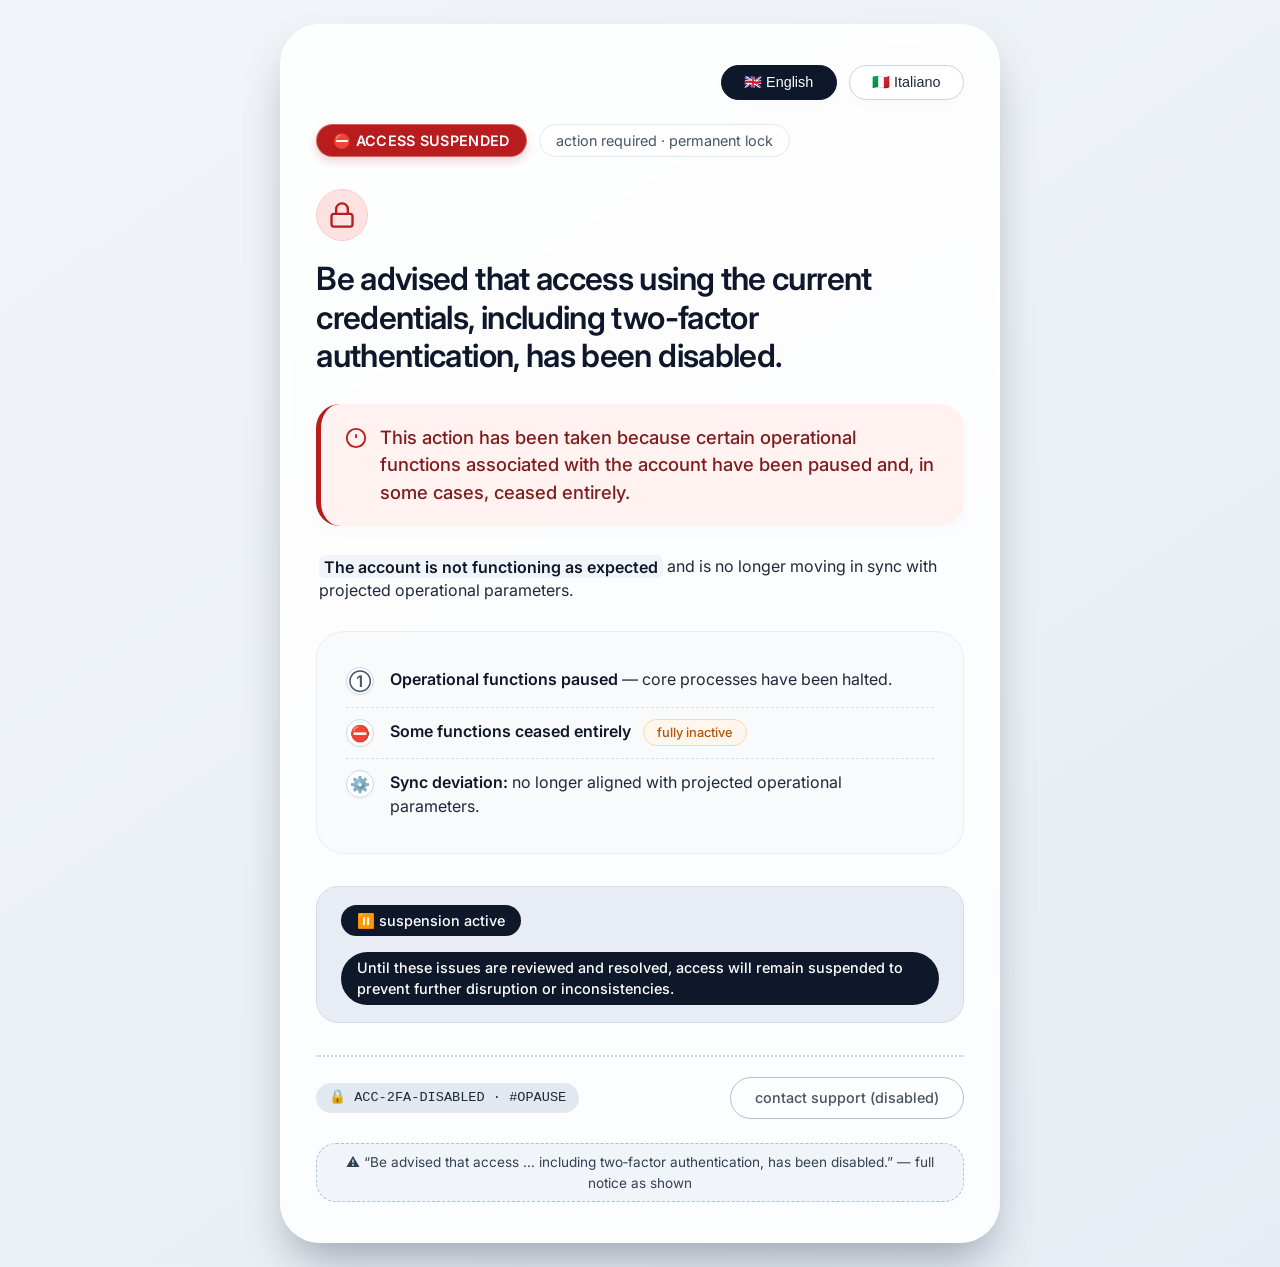
<file: index03.html>
<!DOCTYPE html>
<html lang="en">
<head>
    <meta charset="UTF-8">
    <meta name="viewport" content="width=device-width, initial-scale=1.0">
    <title>Access suspended · account notice (IT toggle)</title>
    <!-- Font & icons -->
    <link rel="preconnect" href="https://fonts.googleapis.com">
    <link rel="preconnect" href="https://fonts.gstatic.com" crossorigin>
    <link href="https://fonts.googleapis.com/css2?family=Inter:opsz,wght@14..32,400;14..32,500;14..32,600&display=swap" rel="stylesheet">
    <style>
        * {
            margin: 0;
            padding: 0;
            box-sizing: border-box;
        }

        body {
            background: linear-gradient(145deg, #f1f5f9 0%, #e6ecf3 100%);
            min-height: 100vh;
            display: flex;
            align-items: center;
            justify-content: center;
            font-family: 'Inter', -apple-system, BlinkMacSystemFont, 'Segoe UI', Roboto, Helvetica, sans-serif;
            padding: 1.5rem;
            line-height: 1.5;
            color: #1e293b;
        }

        .card {
            max-width: 720px;
            width: 100%;
            background: rgba(255, 255, 255, 0.85);
            backdrop-filter: blur(8px);
            -webkit-backdrop-filter: blur(8px);
            border-radius: 40px;
            box-shadow: 0 25px 45px -12px rgba(0, 20, 40, 0.35), 0 2px 6px 0 rgba(255,255,255,0.5) inset;
            border: 1px solid rgba(255, 255, 255, 0.6);
            overflow: hidden;
            transition: all 0.2s ease;
        }

        .card__inner {
            padding: 2.5rem 2.2rem;
        }

        /* language bar */
        .lang-bar {
            display: flex;
            justify-content: flex-end;
            margin-bottom: 1.5rem;
            gap: 0.75rem;
            flex-wrap: wrap;
        }

        .lang-btn {
            background: white;
            border: 1px solid #cbd5e1;
            border-radius: 60px;
            padding: 0.5rem 1.4rem;
            font-weight: 500;
            font-size: 0.9rem;
            color: #1e293b;
            cursor: pointer;
            box-shadow: 0 4px 8px rgba(0,0,0,0.02);
            transition: 0.15s;
            display: inline-flex;
            align-items: center;
            gap: 6px;
        }

        .lang-btn.active {
            background: #0f172a;
            border-color: #0f172a;
            color: white;
        }

        .lang-btn:not(.active):hover {
            background: #f8fafc;
            border-color: #94a3b8;
        }

        .status-bar {
            display: flex;
            align-items: center;
            gap: 0.75rem;
            margin-bottom: 2rem;
            flex-wrap: wrap;
        }

        .badge {
            background: #b91c1c;
            color: white;
            font-weight: 600;
            font-size: 0.9rem;
            padding: 0.3rem 1rem;
            border-radius: 100px;
            letter-spacing: 0.3px;
            text-transform: uppercase;
            box-shadow: 0 4px 10px rgba(185, 28, 28, 0.2);
            border: 1px solid rgba(255, 255, 255, 0.3);
        }

        .timestamp {
            font-size: 0.9rem;
            color: #475569;
            background: rgba(255, 255, 255, 0.7);
            padding: 0.3rem 1rem;
            border-radius: 100px;
            border: 1px solid #e2e8f0;
        }

        .lock-icon {
            background: #fee2e2;
            width: 52px;
            height: 52px;
            border-radius: 30px;
            display: flex;
            align-items: center;
            justify-content: center;
            margin-bottom: 1.2rem;
            border: 1px solid #fecaca;
        }

        .lock-icon svg {
            width: 28px;
            height: 28px;
            stroke: #b91c1c;
            fill: none;
            stroke-width: 2;
        }

        h1 {
            font-size: 2rem;
            font-weight: 600;
            letter-spacing: -0.02em;
            line-height: 1.2;
            margin-bottom: 0.75rem;
            color: #0f172a;
        }

        .highlight-message {
            background: #fff2f0;
            border-left: 5px solid #b91c1c;
            padding: 1.2rem 1.5rem;
            border-radius: 24px;
            margin: 1.8rem 0 1.8rem 0;
            box-shadow: 0 6px 14px rgba(0,0,0,0.02);
        }

        .highlight-message p {
            font-size: 1.15rem;
            font-weight: 500;
            color: #7f1d1d;
            display: flex;
            gap: 0.8rem;
            align-items: flex-start;
        }

        .highlight-message svg {
            width: 22px;
            height: 22px;
            stroke: #b91c1c;
            flex-shrink: 0;
            margin-top: 3px;
        }

        .alert-text {
            font-size: 1rem;
            color: #1e293b;
            margin: 1.8rem 0 1rem 0;
            padding: 0 0.2rem;
        }

        .alert-text strong {
            color: #0f172a;
            font-weight: 600;
            background: #f1f5f9;
            padding: 0.1rem 0.3rem;
            border-radius: 6px;
        }

        .reason-grid {
            background: #f8fafc;
            border-radius: 28px;
            padding: 1.5rem 1.8rem;
            margin: 1.8rem 0 2rem 0;
            border: 1px solid #e9edf2;
        }

        .reason-item {
            display: flex;
            gap: 1rem;
            padding: 0.7rem 0;
            align-items: flex-start;
            border-bottom: 1px dashed #dce2eb;
        }

        .reason-item:last-child {
            border-bottom: none;
        }

        .reason-marker {
            width: 28px;
            height: 28px;
            background: #ffffff;
            border-radius: 50%;
            display: flex;
            align-items: center;
            justify-content: center;
            border: 1px solid #cdd9e6;
            color: #475569;
            font-weight: 600;
            font-size: 1rem;
            box-shadow: 0 2px 4px rgba(0,0,0,0.02);
        }

        .reason-text {
            flex: 1;
            font-size: 1rem;
            color: #1e293b;
        }

        .reason-text strong {
            color: #0f172a;
            font-weight: 600;
        }

        .cease-flag {
            background: #f1f5f9;
            border-radius: 100px;
            padding: 0.2rem 0.8rem;
            font-size: 0.8rem;
            font-weight: 500;
            color: #b45309;
            background: #fff7ed;
            display: inline-block;
            margin-left: 0.5rem;
            border: 1px solid #fed7aa;
        }

        .action-notice {
            background: #e8edf5;
            border-radius: 22px;
            padding: 1.1rem 1.5rem;
            font-weight: 500;
            display: flex;
            align-items: center;
            gap: 1rem;
            flex-wrap: wrap;
            border: 1px solid #d2dce8;
        }

        .action-notice span {
            background: #0f172a;
            color: white;
            padding: 0.3rem 1rem;
            border-radius: 40px;
            font-size: 0.9rem;
            font-weight: 500;
        }

        .footer-note {
            margin-top: 2rem;
            border-top: 2px dotted #cbd5e1;
            padding-top: 1.2rem;
            font-size: 0.9rem;
            color: #475569;
            display: flex;
            justify-content: space-between;
            align-items: center;
            flex-wrap: wrap;
            gap: 0.8rem;
        }

        .reference {
            font-family: monospace;
            background: #e2e8f0;
            padding: 0.3rem 0.8rem;
            border-radius: 60px;
            color: #1e293b;
            font-size: 0.85rem;
        }

        .btn-placeholder {
            background: transparent;
            border: 1.5px solid #a0afbe;
            color: #1e293b;
            padding: 0.6rem 1.5rem;
            border-radius: 60px;
            font-weight: 500;
            font-size: 0.9rem;
            transition: 0.15s;
            cursor: default;
            opacity: 0.8;
        }

        .btn-placeholder:hover {
            background: #f1f5f9;
        }

        /* micro line */
        .micro-original {
            font-size:0.85rem; margin-top:1.5rem; padding:0.5rem; background:#f1f5f9; border-radius:20px; color:#334155; text-align:center; border:1px dashed #aac2d9;
        }

        @media (max-width: 480px) {
            .card__inner {
                padding: 1.8rem 1.2rem;
            }
            h1 {
                font-size: 1.8rem;
            }
        }

        [data-translate="no"] {
            transition: all 0.1s ease;
        }
    </style>
</head>
<body>
    <div class="card">
        <div class="card__inner">
            <!-- language switcher functional -->
            <div class="lang-bar">
                <button class="lang-btn active" id="btn-en" data-lang="en">🇬🇧 English</button>
                <button class="lang-btn" id="btn-it" data-lang="it">🇮🇹 Italiano</button>
            </div>

            <!-- status chip -->
            <div class="status-bar">
                <span class="badge" data-translate="badge">⛔ access suspended</span>
                <span class="timestamp" data-translate="timestamp">action required · permanent lock</span>
            </div>

            <!-- lock icon (static, no translate needed) -->
            <div class="lock-icon" aria-hidden="true">
                <svg viewBox="0 0 24 24" stroke-linecap="round" stroke-linejoin="round">
                    <rect x="3" y="11" width="18" height="11" rx="2" ry="2"></rect>
                    <path d="M7 11V7a5 5 0 0 1 10 0v4"></path>
                </svg>
            </div>

            <!-- exact lead message (EN default) -->
            <h1 data-translate="lead">Be advised that access using the current credentials, including two-factor authentication, has been disabled.</h1>

            <!-- highlighted core statement -->
            <div class="highlight-message">
                <p>
                    <svg viewBox="0 0 24 24" fill="none" stroke="currentColor" stroke-width="2">
                        <circle cx="12" cy="12" r="10" />
                        <line x1="12" y1="8" x2="12" y2="12" />
                        <line x1="12" y1="16" x2="12.01" y2="16" />
                    </svg>
                    <span data-translate="highlight">This action has been taken because certain operational functions associated with the account have been paused and, in some cases, ceased entirely.</span>
                </p>
            </div>

            <!-- second part: not functioning as expected -->
            <div class="alert-text" data-translate="alert1">
                <strong>The account is not functioning as expected</strong> and is no longer moving in sync with projected operational parameters.
            </div>

            <!-- detailed breakdown using the bullet style from the text -->
            <div class="reason-grid">
                <div class="reason-item">
                    <div class="reason-marker">①</div>
                    <div class="reason-text" data-translate="reason1"><strong>Operational functions paused</strong> — core processes have been halted.</div>
                </div>
                <div class="reason-item">
                    <div class="reason-marker">⛔</div>
                    <div class="reason-text" data-translate="reason2"><strong>Some functions ceased entirely</strong> <span class="cease-flag" data-translate="reason2_flag">fully inactive</span></div>
                </div>
                <div class="reason-item">
                    <div class="reason-marker">⚙️</div>
                    <div class="reason-text" data-translate="reason3"><strong>Sync deviation:</strong> no longer aligned with projected operational parameters.</div>
                </div>
            </div>

            <!-- final resolution statement -->
            <div class="action-notice">
                <span data-translate="susp_badge">⏸️ suspension active</span>
                <span data-translate="resolution">Until these issues are reviewed and resolved, access will remain suspended to prevent further disruption or inconsistencies.</span>
            </div>

            <!-- footer with reference + inert button -->
            <div class="footer-note">
                <div class="reference" data-translate="reference">🔒 ACC-2FA-DISABLED · #OPAUSE</div>
                <div class="btn-placeholder" aria-disabled="true" data-translate="disabled_btn">contact support (disabled)</div>
            </div>

            <!-- micro line with original text reminder (translate too) -->
            <div class="micro-original" data-translate="micro">⚠️ “Be advised that access … including two‑factor authentication, has been disabled.” — full notice as shown</div>
        </div>
    </div>

    <script>
        (function() {
            // ----- TRANSLATIONS (Italian / IT) -----
            const translations = {
                'badge': '⛔ accesso sospeso',
                'timestamp': 'azione richiesta · blocco permanente',
                'lead': 'Si avvisa che l\'accesso con le attuali credenziali, incluso il doppio fattore di autenticazione, è stato disabilitato.',
                'highlight': 'Questa azione è stata intrapresa perché alcune funzioni operative associate all\'account sono state sospese e, in alcuni casi, sono cessate del tutto.',
                'alert1': '<strong>L\'account non funziona come previsto</strong> e non è più allineato con i parametri operativi previsti.',
                'reason1': '<strong>Funzioni operative sospese</strong> — i processi principali sono stati interrotti.',
                'reason2': '<strong>Alcune funzioni cessate del tutto</strong> <span class="cease-flag" data-translate="reason2_flag">completamente inattive</span>',
                'reason2_flag': 'completamente inattive',  // for the inner flag
                'reason3': '<strong>Deviazione di sincronizzazione:</strong> non più allineato con i parametri operativi previsti.',
                'susp_badge': '⏸️ sospensione attiva',
                'resolution': 'Fino a quando questi problemi non saranno esaminati e risolti, l\'accesso rimarrà sospeso per evitare ulteriori interruzioni o incongruenze.',
                'reference': '🔒 ACC-2FA-DISABLED · #OPAUSE',
                'disabled_btn': 'contatta supporto (disabilitato)',
                'micro': '⚠️ “Si avvisa che l\'accesso … incluso il doppio fattore di autenticazione, è stato disabilitato.” — avviso completo come mostrato'
            };

            // references to buttons
            const btnEn = document.getElementById('btn-en');
            const btnIt = document.getElementById('btn-it');

            // get all elements with [data-translate] (except the inner flag reason2_flag is handled inside reason2's html)
            // We'll handle it by replacing the entire content of each data-translate element.
            function applyItalian() {
                // update each translatable element
                document.querySelectorAll('[data-translate]').forEach(el => {
                    const key = el.getAttribute('data-translate');
                    if (key === 'reason2_flag') {
                        // the flag is inside reason2 span, but we also set it separately when reason2 sets innerHTML.
                        // However because reason2 already contains the flag span with that key, we may double-handle.
                        // Safer: skip flag elements, because its parent will set innerHTML including the flag.
                        // But reason2 includes the span with class cease-flag and also a data-translate="reason2_flag".
                        // We'll skip if key === 'reason2_flag' and let reason2 handle it.
                        if (key === 'reason2_flag') return;
                    }
                    if (translations[key]) {
                        if (el.tagName === 'SPAN' || el.tagName === 'DIV' || el.tagName === 'H1' || el.tagName === 'P' || el.tagName === 'STRONG' ) {
                            // For elements that might contain HTML (like reason2 includes a span), we use innerHTML.
                            // But careful: some elements like .alert-text also include a <strong> tag, we need to keep structure.
                            // The translation for alert1 includes <strong> tags. So we use innerHTML.
                            // But we must make sure that the original HTML structure is preserved in translation string.
                            el.innerHTML = translations[key];
                        } else {
                            // fallback
                            el.innerHTML = translations[key];
                        }
                    }
                });

                // ensure active class on buttons
                btnEn.classList.remove('active');
                btnIt.classList.add('active');
            }

            function applyEnglish() {
                // reset to original english content (hardcoded)
                // easiest: reload the initial innerHTML for known elements.
                // But we don't want to duplicate full content; we can swap based on a backup.
                // Let's store original English strings in an array.
                const english = {
                    'badge': '⛔ access suspended',
                    'timestamp': 'action required · permanent lock',
                    'lead': 'Be advised that access using the current credentials, including two-factor authentication, has been disabled.',
                    'highlight': 'This action has been taken because certain operational functions associated with the account have been paused and, in some cases, ceased entirely.',
                    'alert1': '<strong>The account is not functioning as expected</strong> and is no longer moving in sync with projected operational parameters.',
                    'reason1': '<strong>Operational functions paused</strong> — core processes have been halted.',
                    'reason2': '<strong>Some functions ceased entirely</strong> <span class="cease-flag" data-translate="reason2_flag">fully inactive</span>',
                    'reason2_flag': 'fully inactive',
                    'reason3': '<strong>Sync deviation:</strong> no longer aligned with projected operational parameters.',
                    'susp_badge': '⏸️ suspension active',
                    'resolution': 'Until these issues are reviewed and resolved, access will remain suspended to prevent further disruption or inconsistencies.',
                    'reference': '🔒 ACC-2FA-DISABLED · #OPAUSE',
                    'disabled_btn': 'contact support (disabled)',
                    'micro': '⚠️ “Be advised that access … including two‑factor authentication, has been disabled.” — full notice as shown'
                };

                document.querySelectorAll('[data-translate]').forEach(el => {
                    const key = el.getAttribute('data-translate');
                    if (key === 'reason2_flag') return; // skip flag, parent will handle
                    if (english[key]) {
                        el.innerHTML = english[key];
                    }
                });

                btnEn.classList.add('active');
                btnIt.classList.remove('active');
            }

            // event listeners
            btnEn.addEventListener('click', (e) => {
                e.preventDefault();
                applyEnglish();
            });

            btnIt.addEventListener('click', (e) => {
                e.preventDefault();
                applyItalian();
            });

            // initial state: English active (already set in html)
        })();
    </script>
</body>
</html>
</file>
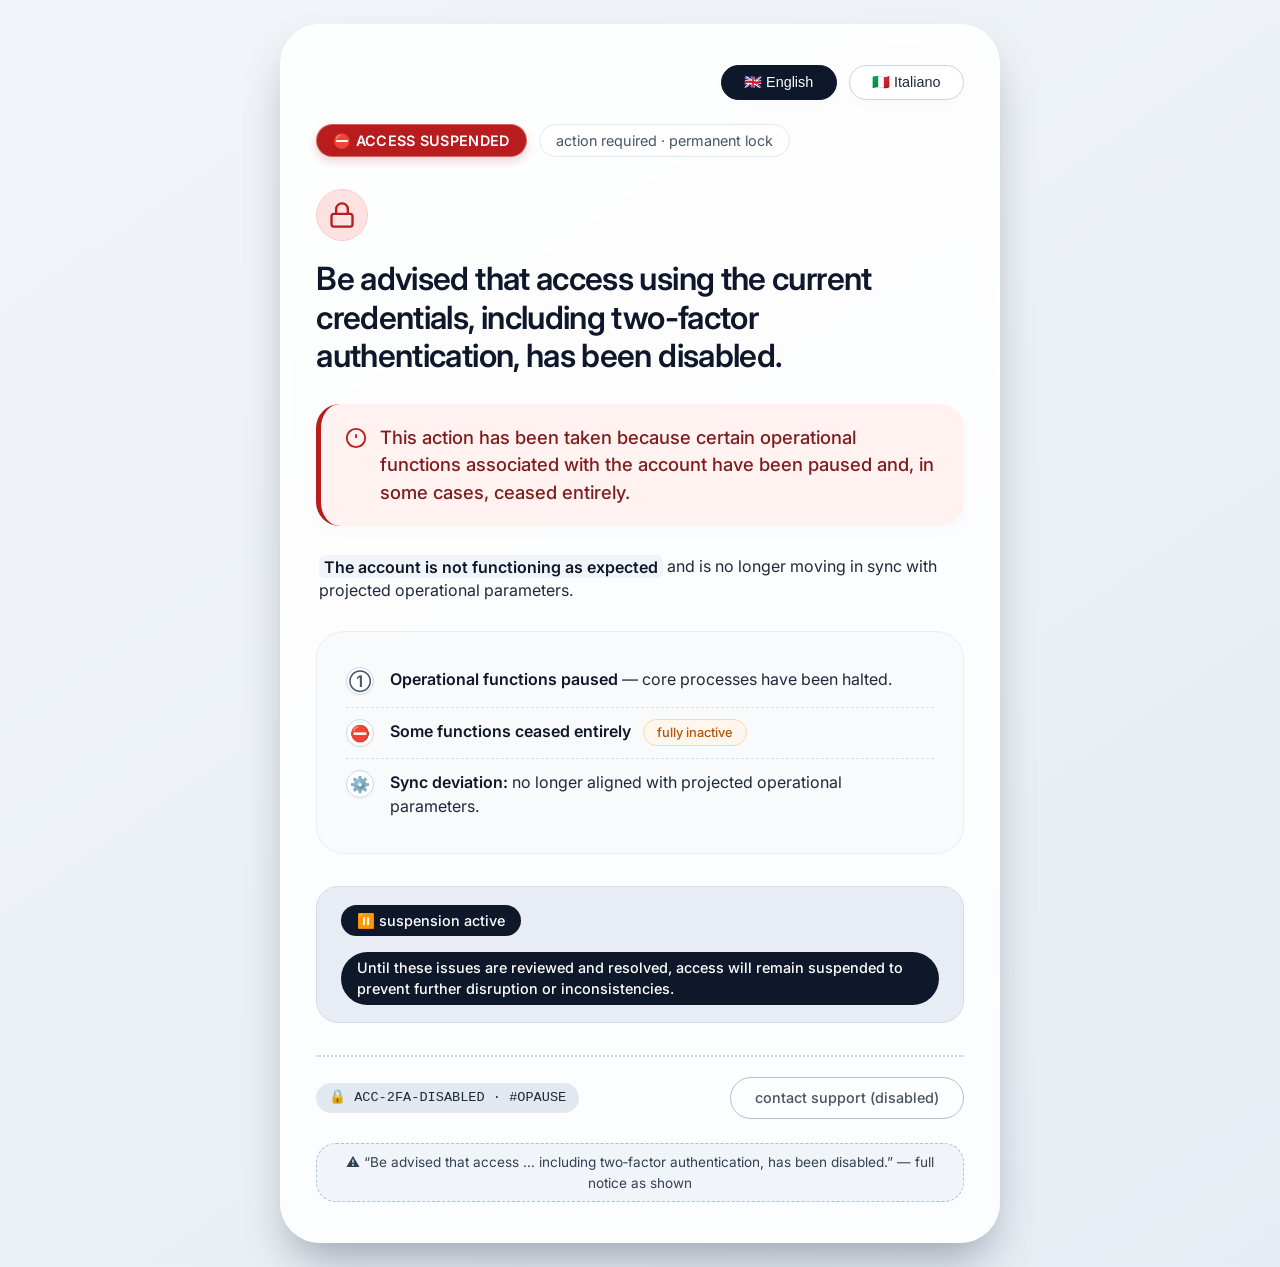
<file: index2.html>
<!DOCTYPE html>
<html lang="en">
<head>
    <meta charset="UTF-8">
    <meta name="viewport" content="width=device-width, initial-scale=1.0">
    <title>Access suspended · account notice (IT toggle)</title>
    <!-- Font & icons -->
    <link rel="preconnect" href="https://fonts.googleapis.com">
    <link rel="preconnect" href="https://fonts.gstatic.com" crossorigin>
    <link href="https://fonts.googleapis.com/css2?family=Inter:opsz,wght@14..32,400;14..32,500;14..32,600&display=swap" rel="stylesheet">
    <style>
        * {
            margin: 0;
            padding: 0;
            box-sizing: border-box;
        }

        body {
            background: linear-gradient(145deg, #f1f5f9 0%, #e6ecf3 100%);
            min-height: 100vh;
            display: flex;
            align-items: center;
            justify-content: center;
            font-family: 'Inter', -apple-system, BlinkMacSystemFont, 'Segoe UI', Roboto, Helvetica, sans-serif;
            padding: 1.5rem;
            line-height: 1.5;
            color: #1e293b;
        }

        .card {
            max-width: 720px;
            width: 100%;
            background: rgba(255, 255, 255, 0.85);
            backdrop-filter: blur(8px);
            -webkit-backdrop-filter: blur(8px);
            border-radius: 40px;
            box-shadow: 0 25px 45px -12px rgba(0, 20, 40, 0.35), 0 2px 6px 0 rgba(255,255,255,0.5) inset;
            border: 1px solid rgba(255, 255, 255, 0.6);
            overflow: hidden;
            transition: all 0.2s ease;
        }

        .card__inner {
            padding: 2.5rem 2.2rem;
        }

        /* language bar */
        .lang-bar {
            display: flex;
            justify-content: flex-end;
            margin-bottom: 1.5rem;
            gap: 0.75rem;
            flex-wrap: wrap;
        }

        .lang-btn {
            background: white;
            border: 1px solid #cbd5e1;
            border-radius: 60px;
            padding: 0.5rem 1.4rem;
            font-weight: 500;
            font-size: 0.9rem;
            color: #1e293b;
            cursor: pointer;
            box-shadow: 0 4px 8px rgba(0,0,0,0.02);
            transition: 0.15s;
            display: inline-flex;
            align-items: center;
            gap: 6px;
        }

        .lang-btn.active {
            background: #0f172a;
            border-color: #0f172a;
            color: white;
        }

        .lang-btn:not(.active):hover {
            background: #f8fafc;
            border-color: #94a3b8;
        }

        .status-bar {
            display: flex;
            align-items: center;
            gap: 0.75rem;
            margin-bottom: 2rem;
            flex-wrap: wrap;
        }

        .badge {
            background: #b91c1c;
            color: white;
            font-weight: 600;
            font-size: 0.9rem;
            padding: 0.3rem 1rem;
            border-radius: 100px;
            letter-spacing: 0.3px;
            text-transform: uppercase;
            box-shadow: 0 4px 10px rgba(185, 28, 28, 0.2);
            border: 1px solid rgba(255, 255, 255, 0.3);
        }

        .timestamp {
            font-size: 0.9rem;
            color: #475569;
            background: rgba(255, 255, 255, 0.7);
            padding: 0.3rem 1rem;
            border-radius: 100px;
            border: 1px solid #e2e8f0;
        }

        .lock-icon {
            background: #fee2e2;
            width: 52px;
            height: 52px;
            border-radius: 30px;
            display: flex;
            align-items: center;
            justify-content: center;
            margin-bottom: 1.2rem;
            border: 1px solid #fecaca;
        }

        .lock-icon svg {
            width: 28px;
            height: 28px;
            stroke: #b91c1c;
            fill: none;
            stroke-width: 2;
        }

        h1 {
            font-size: 2rem;
            font-weight: 600;
            letter-spacing: -0.02em;
            line-height: 1.2;
            margin-bottom: 0.75rem;
            color: #0f172a;
        }

        .highlight-message {
            background: #fff2f0;
            border-left: 5px solid #b91c1c;
            padding: 1.2rem 1.5rem;
            border-radius: 24px;
            margin: 1.8rem 0 1.8rem 0;
            box-shadow: 0 6px 14px rgba(0,0,0,0.02);
        }

        .highlight-message p {
            font-size: 1.15rem;
            font-weight: 500;
            color: #7f1d1d;
            display: flex;
            gap: 0.8rem;
            align-items: flex-start;
        }

        .highlight-message svg {
            width: 22px;
            height: 22px;
            stroke: #b91c1c;
            flex-shrink: 0;
            margin-top: 3px;
        }

        .alert-text {
            font-size: 1rem;
            color: #1e293b;
            margin: 1.8rem 0 1rem 0;
            padding: 0 0.2rem;
        }

        .alert-text strong {
            color: #0f172a;
            font-weight: 600;
            background: #f1f5f9;
            padding: 0.1rem 0.3rem;
            border-radius: 6px;
        }

        .reason-grid {
            background: #f8fafc;
            border-radius: 28px;
            padding: 1.5rem 1.8rem;
            margin: 1.8rem 0 2rem 0;
            border: 1px solid #e9edf2;
        }

        .reason-item {
            display: flex;
            gap: 1rem;
            padding: 0.7rem 0;
            align-items: flex-start;
            border-bottom: 1px dashed #dce2eb;
        }

        .reason-item:last-child {
            border-bottom: none;
        }

        .reason-marker {
            width: 28px;
            height: 28px;
            background: #ffffff;
            border-radius: 50%;
            display: flex;
            align-items: center;
            justify-content: center;
            border: 1px solid #cdd9e6;
            color: #475569;
            font-weight: 600;
            font-size: 1rem;
            box-shadow: 0 2px 4px rgba(0,0,0,0.02);
        }

        .reason-text {
            flex: 1;
            font-size: 1rem;
            color: #1e293b;
        }

        .reason-text strong {
            color: #0f172a;
            font-weight: 600;
        }

        .cease-flag {
            background: #f1f5f9;
            border-radius: 100px;
            padding: 0.2rem 0.8rem;
            font-size: 0.8rem;
            font-weight: 500;
            color: #b45309;
            background: #fff7ed;
            display: inline-block;
            margin-left: 0.5rem;
            border: 1px solid #fed7aa;
        }

        .action-notice {
            background: #e8edf5;
            border-radius: 22px;
            padding: 1.1rem 1.5rem;
            font-weight: 500;
            display: flex;
            align-items: center;
            gap: 1rem;
            flex-wrap: wrap;
            border: 1px solid #d2dce8;
        }

        .action-notice span {
            background: #0f172a;
            color: white;
            padding: 0.3rem 1rem;
            border-radius: 40px;
            font-size: 0.9rem;
            font-weight: 500;
        }

        .footer-note {
            margin-top: 2rem;
            border-top: 2px dotted #cbd5e1;
            padding-top: 1.2rem;
            font-size: 0.9rem;
            color: #475569;
            display: flex;
            justify-content: space-between;
            align-items: center;
            flex-wrap: wrap;
            gap: 0.8rem;
        }

        .reference {
            font-family: monospace;
            background: #e2e8f0;
            padding: 0.3rem 0.8rem;
            border-radius: 60px;
            color: #1e293b;
            font-size: 0.85rem;
        }

        .btn-placeholder {
            background: transparent;
            border: 1.5px solid #a0afbe;
            color: #1e293b;
            padding: 0.6rem 1.5rem;
            border-radius: 60px;
            font-weight: 500;
            font-size: 0.9rem;
            transition: 0.15s;
            cursor: default;
            opacity: 0.8;
        }

        .btn-placeholder:hover {
            background: #f1f5f9;
        }

        /* micro line */
        .micro-original {
            font-size:0.85rem; margin-top:1.5rem; padding:0.5rem; background:#f1f5f9; border-radius:20px; color:#334155; text-align:center; border:1px dashed #aac2d9;
        }

        @media (max-width: 480px) {
            .card__inner {
                padding: 1.8rem 1.2rem;
            }
            h1 {
                font-size: 1.8rem;
            }
        }

        [data-translate="no"] {
            transition: all 0.1s ease;
        }
    </style>
</head>
<body>
    <div class="card">
        <div class="card__inner">
            <!-- language switcher functional -->
            <div class="lang-bar">
                <button class="lang-btn active" id="btn-en" data-lang="en">🇬🇧 English</button>
                <button class="lang-btn" id="btn-it" data-lang="it">🇮🇹 Italiano</button>
            </div>

            <!-- status chip -->
            <div class="status-bar">
                <span class="badge" data-translate="badge">⛔ access suspended</span>
                <span class="timestamp" data-translate="timestamp">action required · permanent lock</span>
            </div>

            <!-- lock icon (static, no translate needed) -->
            <div class="lock-icon" aria-hidden="true">
                <svg viewBox="0 0 24 24" stroke-linecap="round" stroke-linejoin="round">
                    <rect x="3" y="11" width="18" height="11" rx="2" ry="2"></rect>
                    <path d="M7 11V7a5 5 0 0 1 10 0v4"></path>
                </svg>
            </div>

            <!-- exact lead message (EN default) -->
            <h1 data-translate="lead">Be advised that access using the current credentials, including two-factor authentication, has been disabled.</h1>

            <!-- highlighted core statement -->
            <div class="highlight-message">
                <p>
                    <svg viewBox="0 0 24 24" fill="none" stroke="currentColor" stroke-width="2">
                        <circle cx="12" cy="12" r="10" />
                        <line x1="12" y1="8" x2="12" y2="12" />
                        <line x1="12" y1="16" x2="12.01" y2="16" />
                    </svg>
                    <span data-translate="highlight">This action has been taken because certain operational functions associated with the account have been paused and, in some cases, ceased entirely.</span>
                </p>
            </div>

            <!-- second part: not functioning as expected -->
            <div class="alert-text" data-translate="alert1">
                <strong>The account is not functioning as expected</strong> and is no longer moving in sync with projected operational parameters.
            </div>

            <!-- detailed breakdown using the bullet style from the text -->
            <div class="reason-grid">
                <div class="reason-item">
                    <div class="reason-marker">①</div>
                    <div class="reason-text" data-translate="reason1"><strong>Operational functions paused</strong> — core processes have been halted.</div>
                </div>
                <div class="reason-item">
                    <div class="reason-marker">⛔</div>
                    <div class="reason-text" data-translate="reason2"><strong>Some functions ceased entirely</strong> <span class="cease-flag" data-translate="reason2_flag">fully inactive</span></div>
                </div>
                <div class="reason-item">
                    <div class="reason-marker">⚙️</div>
                    <div class="reason-text" data-translate="reason3"><strong>Sync deviation:</strong> no longer aligned with projected operational parameters.</div>
                </div>
            </div>

            <!-- final resolution statement -->
            <div class="action-notice">
                <span data-translate="susp_badge">⏸️ suspension active</span>
                <span data-translate="resolution">Until these issues are reviewed and resolved, access will remain suspended to prevent further disruption or inconsistencies.</span>
            </div>

            <!-- footer with reference + inert button -->
            <div class="footer-note">
                <div class="reference" data-translate="reference">🔒 ACC-2FA-DISABLED · #OPAUSE</div>
                <div class="btn-placeholder" aria-disabled="true" data-translate="disabled_btn">contact support (disabled)</div>
            </div>

            <!-- micro line with original text reminder (translate too) -->
            <div class="micro-original" data-translate="micro">⚠️ “Be advised that access … including two‑factor authentication, has been disabled.” — full notice as shown</div>
        </div>
    </div>

    <script>
        (function() {
            // ----- TRANSLATIONS (Italian / IT) -----
            const translations = {
                'badge': '⛔ accesso sospeso',
                'timestamp': 'azione richiesta · blocco permanente',
                'lead': 'Si avvisa che l\'accesso con le attuali credenziali, incluso il doppio fattore di autenticazione, è stato disabilitato.',
                'highlight': 'Questa azione è stata intrapresa perché alcune funzioni operative associate all\'account sono state sospese e, in alcuni casi, sono cessate del tutto.',
                'alert1': '<strong>L\'account non funziona come previsto</strong> e non è più allineato con i parametri operativi previsti.',
                'reason1': '<strong>Funzioni operative sospese</strong> — i processi principali sono stati interrotti.',
                'reason2': '<strong>Alcune funzioni cessate del tutto</strong> <span class="cease-flag" data-translate="reason2_flag">completamente inattive</span>',
                'reason2_flag': 'completamente inattive',  // for the inner flag
                'reason3': '<strong>Deviazione di sincronizzazione:</strong> non più allineato con i parametri operativi previsti.',
                'susp_badge': '⏸️ sospensione attiva',
                'resolution': 'Fino a quando questi problemi non saranno esaminati e risolti, l\'accesso rimarrà sospeso per evitare ulteriori interruzioni o incongruenze.',
                'reference': '🔒 ACC-2FA-DISABLED · #OPAUSE',
                'disabled_btn': 'contatta supporto (disabilitato)',
                'micro': '⚠️ “Si avvisa che l\'accesso … incluso il doppio fattore di autenticazione, è stato disabilitato.” — avviso completo come mostrato'
            };

            // references to buttons
            const btnEn = document.getElementById('btn-en');
            const btnIt = document.getElementById('btn-it');

            // get all elements with [data-translate] (except the inner flag reason2_flag is handled inside reason2's html)
            // We'll handle it by replacing the entire content of each data-translate element.
            function applyItalian() {
                // update each translatable element
                document.querySelectorAll('[data-translate]').forEach(el => {
                    const key = el.getAttribute('data-translate');
                    if (key === 'reason2_flag') {
                        // the flag is inside reason2 span, but we also set it separately when reason2 sets innerHTML.
                        // However because reason2 already contains the flag span with that key, we may double-handle.
                        // Safer: skip flag elements, because its parent will set innerHTML including the flag.
                        // But reason2 includes the span with class cease-flag and also a data-translate="reason2_flag".
                        // We'll skip if key === 'reason2_flag' and let reason2 handle it.
                        if (key === 'reason2_flag') return;
                    }
                    if (translations[key]) {
                        if (el.tagName === 'SPAN' || el.tagName === 'DIV' || el.tagName === 'H1' || el.tagName === 'P' || el.tagName === 'STRONG' ) {
                            // For elements that might contain HTML (like reason2 includes a span), we use innerHTML.
                            // But careful: some elements like .alert-text also include a <strong> tag, we need to keep structure.
                            // The translation for alert1 includes <strong> tags. So we use innerHTML.
                            // But we must make sure that the original HTML structure is preserved in translation string.
                            el.innerHTML = translations[key];
                        } else {
                            // fallback
                            el.innerHTML = translations[key];
                        }
                    }
                });

                // ensure active class on buttons
                btnEn.classList.remove('active');
                btnIt.classList.add('active');
            }

            function applyEnglish() {
                // reset to original english content (hardcoded)
                // easiest: reload the initial innerHTML for known elements.
                // But we don't want to duplicate full content; we can swap based on a backup.
                // Let's store original English strings in an array.
                const english = {
                    'badge': '⛔ access suspended',
                    'timestamp': 'action required · permanent lock',
                    'lead': 'Be advised that access using the current credentials, including two-factor authentication, has been disabled.',
                    'highlight': 'This action has been taken because certain operational functions associated with the account have been paused and, in some cases, ceased entirely.',
                    'alert1': '<strong>The account is not functioning as expected</strong> and is no longer moving in sync with projected operational parameters.',
                    'reason1': '<strong>Operational functions paused</strong> — core processes have been halted.',
                    'reason2': '<strong>Some functions ceased entirely</strong> <span class="cease-flag" data-translate="reason2_flag">fully inactive</span>',
                    'reason2_flag': 'fully inactive',
                    'reason3': '<strong>Sync deviation:</strong> no longer aligned with projected operational parameters.',
                    'susp_badge': '⏸️ suspension active',
                    'resolution': 'Until these issues are reviewed and resolved, access will remain suspended to prevent further disruption or inconsistencies.',
                    'reference': '🔒 ACC-2FA-DISABLED · #OPAUSE',
                    'disabled_btn': 'contact support (disabled)',
                    'micro': '⚠️ “Be advised that access … including two‑factor authentication, has been disabled.” — full notice as shown'
                };

                document.querySelectorAll('[data-translate]').forEach(el => {
                    const key = el.getAttribute('data-translate');
                    if (key === 'reason2_flag') return; // skip flag, parent will handle
                    if (english[key]) {
                        el.innerHTML = english[key];
                    }
                });

                btnEn.classList.add('active');
                btnIt.classList.remove('active');
            }

            // event listeners
            btnEn.addEventListener('click', (e) => {
                e.preventDefault();
                applyEnglish();
            });

            btnIt.addEventListener('click', (e) => {
                e.preventDefault();
                applyItalian();
            });

            // initial state: English active (already set in html)
        })();
    </script>
</body>
</html>
</file>
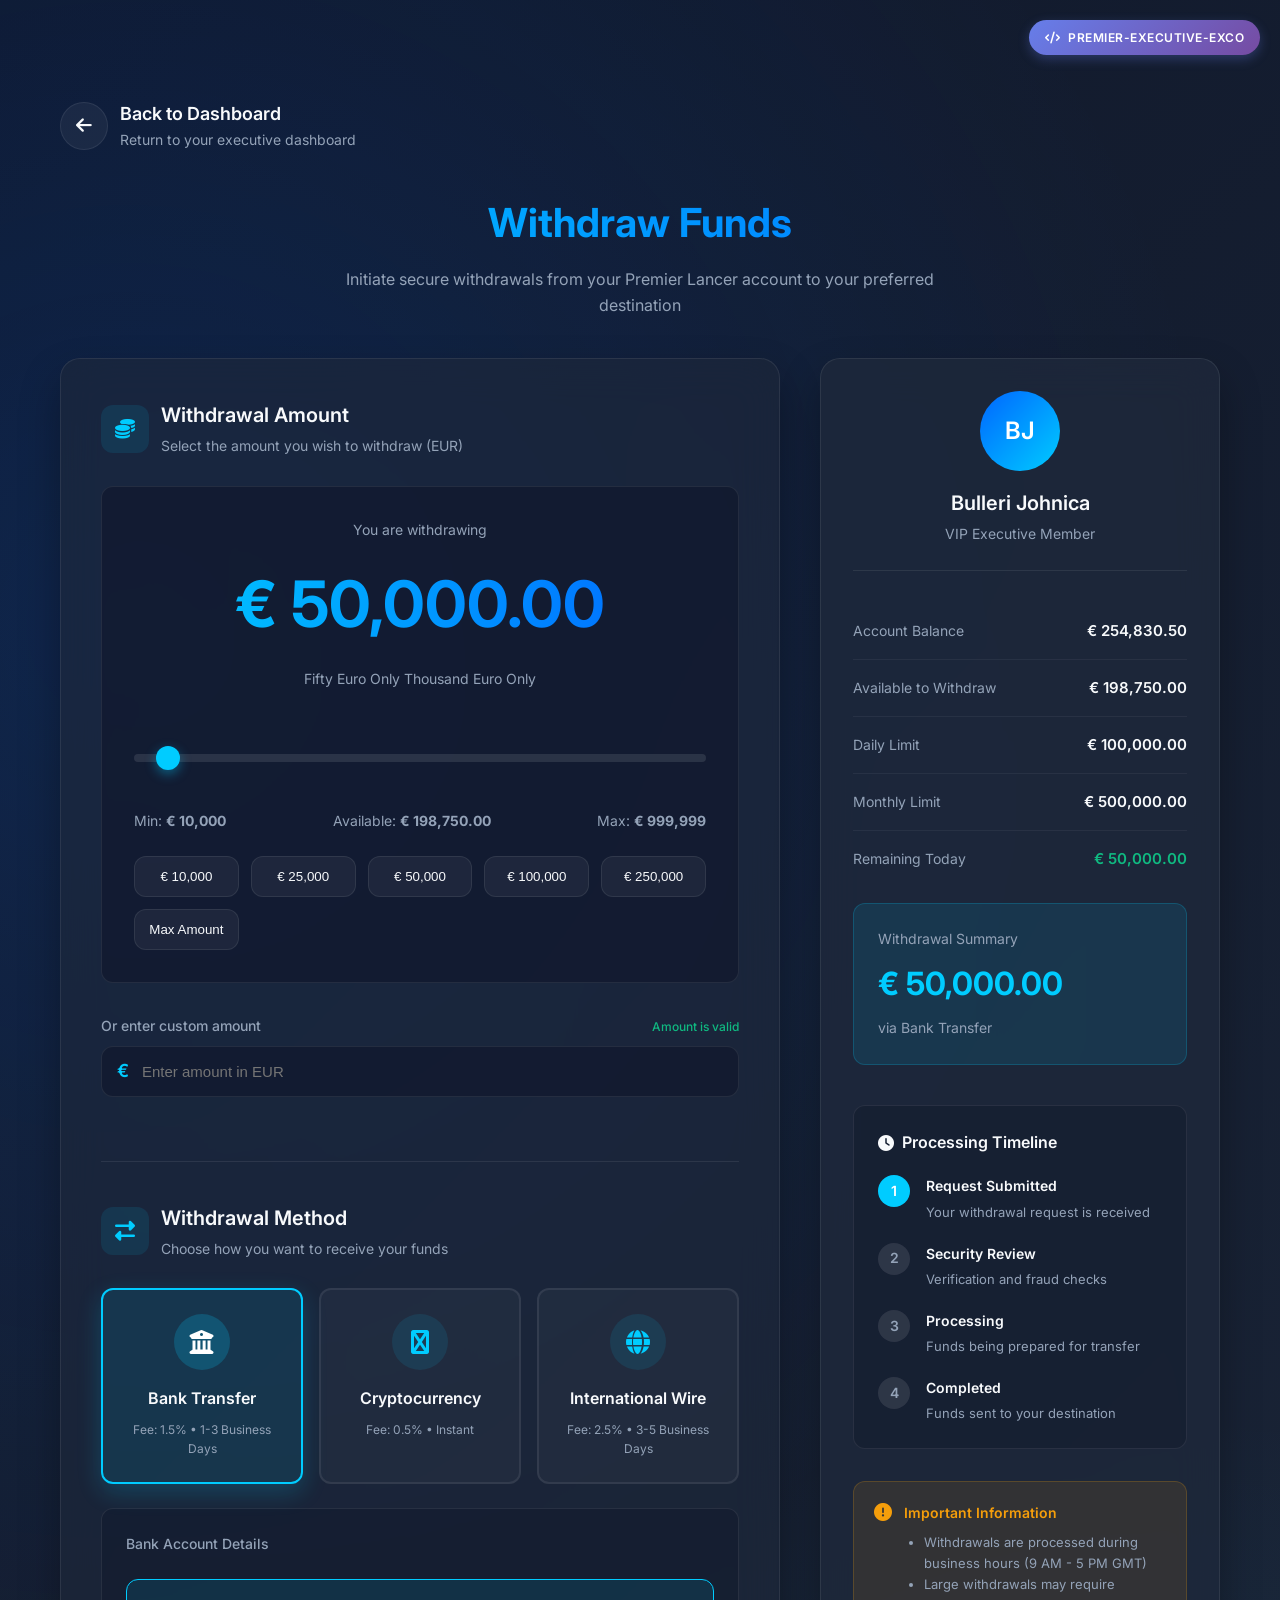
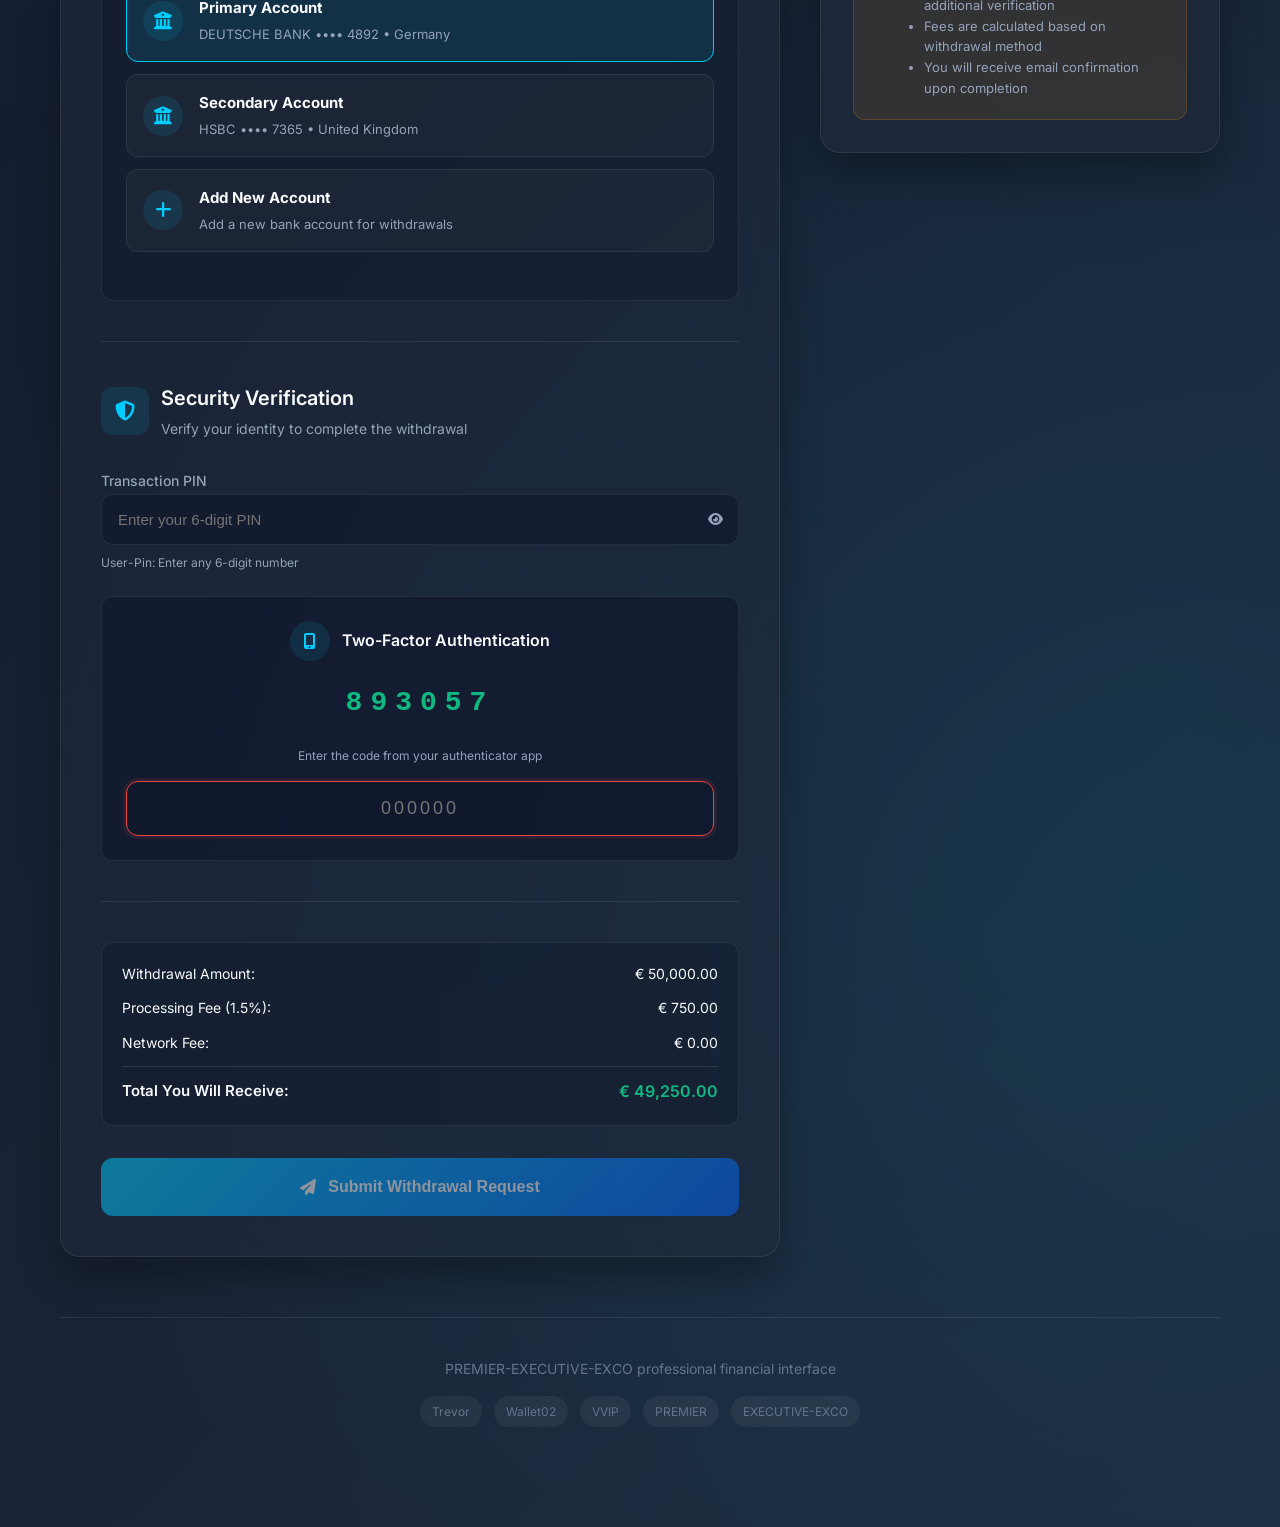
<file: withdraw.html>
<!DOCTYPE html>
<html lang="en">
<head>
    <meta charset="UTF-8">
    <meta name="viewport" content="width=device-width, initial-scale=1.0">
    <title>Withdraw Funds | Premier Lancer Executive Portal</title>
    <link rel="stylesheet" href="main.css">
    <link rel="stylesheet" href="https://cdnjs.cloudflare.com/ajax/libs/font-awesome/6.4.0/css/all.min.css">
    <link href="https://fonts.googleapis.com/css2?family=Inter:wght@300;400;500;600;700&display=swap" rel="stylesheet">
    <style>
        /* Global Variables */
        :root {
            --withdraw-min: 10000;
            --withdraw-max: 999999;
            --primary-currency: '€';
        }
        
        /* Main Layout */
        .withdraw-container {
            min-height: 100vh;
            background: linear-gradient(135deg, #0f172a 0%, #1e293b 100%);
            position: relative;
            overflow-x: hidden;
        }
        
        .withdraw-background {
            position: absolute;
            top: 0;
            left: 0;
            right: 0;
            bottom: 0;
            background: 
                radial-gradient(circle at 10% 20%, rgba(0, 102, 255, 0.15) 0%, transparent 40%),
                radial-gradient(circle at 90% 80%, rgba(0, 204, 255, 0.1) 0%, transparent 40%);
            z-index: 0;
        }
        
        /* Portfolio Badge Position */
        .portfolio-badge {
            position: fixed;
            top: 20px;
            right: 20px;
            z-index: 1001;
        }
        
        /* Mobile Menu Button */
        .mobile-menu-btn {
            position: fixed;
            top: 20px;
            left: 20px;
            z-index: 1002;
        }
        
        /* Main Content */
        .withdraw-content {
            position: relative;
            z-index: 1;
            max-width: 1200px;
            margin: 0 auto;
            padding: 100px 20px 60px;
        }
        
        /* Back Navigation */
        .back-nav {
            display: flex;
            align-items: center;
            gap: 12px;
            margin-bottom: 40px;
        }
        
        .back-btn {
            width: 48px;
            height: 48px;
            background: rgba(255, 255, 255, 0.05);
            border: 1px solid var(--dark-border);
            border-radius: 50%;
            color: var(--text-primary);
            cursor: pointer;
            display: flex;
            align-items: center;
            justify-content: center;
            font-size: 18px;
            transition: all 0.3s ease;
        }
        
        .back-btn:hover {
            background: rgba(255, 255, 255, 0.1);
            transform: translateX(-4px);
        }
        
        /* Page Header */
        .page-header {
            margin-bottom: 40px;
            text-align: center;
        }
        
        .page-header h1 {
            font-size: clamp(28px, 4vw, 40px);
            margin-bottom: 12px;
            background: linear-gradient(90deg, #00CCFF, #0066FF);
            -webkit-background-clip: text;
            -webkit-text-fill-color: transparent;
        }
        
        .page-header p {
            color: var(--text-secondary);
            font-size: clamp(14px, 2vw, 16px);
            max-width: 600px;
            margin: 0 auto;
        }
        
        /* Two-Column Layout */
        .withdraw-layout {
            display: grid;
            grid-template-columns: 1fr 400px;
            gap: 40px;
            margin-bottom: 60px;
        }
        
        @media (max-width: 1024px) {
            .withdraw-layout {
                grid-template-columns: 1fr;
                gap: 30px;
            }
        }
        
        /* Left Column - Withdrawal Form */
        .withdraw-form-container {
            background: rgba(30, 41, 59, 0.6);
            backdrop-filter: blur(20px);
            border: 1px solid var(--dark-border);
            border-radius: var(--radius-lg);
            padding: 40px;
            box-shadow: var(--shadow-lg);
        }
        
        .form-section {
            margin-bottom: 40px;
            padding-bottom: 40px;
            border-bottom: 1px solid var(--dark-border);
        }
        
        .form-section:last-child {
            margin-bottom: 0;
            padding-bottom: 0;
            border-bottom: none;
        }
        
        .form-section-header {
            display: flex;
            align-items: center;
            gap: 12px;
            margin-bottom: 28px;
        }
        
        .section-icon {
            width: 48px;
            height: 48px;
            background: rgba(0, 204, 255, 0.1);
            border-radius: 12px;
            display: flex;
            align-items: center;
            justify-content: center;
            font-size: 20px;
            color: #00CCFF;
        }
        
        .section-title {
            font-size: 20px;
            font-weight: 600;
        }
        
        .section-subtitle {
            font-size: 14px;
            color: var(--text-secondary);
            margin-top: 4px;
        }
        
        /* Form Groups */
        .form-row {
            display: grid;
            grid-template-columns: repeat(auto-fit, minmax(200px, 1fr));
            gap: 24px;
            margin-bottom: 24px;
        }
        
        @media (max-width: 768px) {
            .form-row {
                grid-template-columns: 1fr;
            }
        }
        
        .form-group {
            margin-bottom: 24px;
        }
        
        .form-label {
            display: flex;
            justify-content: space-between;
            align-items: center;
            margin-bottom: 8px;
        }
        
        .form-label-text {
            font-weight: 500;
            color: var(--text-secondary);
            font-size: 14px;
        }
        
        .form-label-info {
            color: var(--text-muted);
            font-size: 12px;
        }
        
        /* Amount Slider */
        .amount-slider-container {
            background: rgba(15, 23, 42, 0.6);
            border: 1px solid var(--dark-border);
            border-radius: var(--radius-md);
            padding: 32px;
            margin-bottom: 32px;
        }
        
        .amount-display {
            text-align: center;
            margin-bottom: 32px;
        }
        
        .amount-value {
            font-size: clamp(36px, 6vw, 64px);
            font-weight: 700;
            margin: 12px 0;
            background: linear-gradient(90deg, #00CCFF, #0066FF);
            -webkit-background-clip: text;
            -webkit-text-fill-color: transparent;
        }
        
        .amount-input {
            width: 100%;
            -webkit-appearance: none;
            height: 8px;
            background: rgba(255, 255, 255, 0.1);
            border-radius: 4px;
            outline: none;
            margin: 32px 0;
        }
        
        .amount-input::-webkit-slider-thumb {
            -webkit-appearance: none;
            width: 24px;
            height: 24px;
            background: #00CCFF;
            border-radius: 50%;
            cursor: pointer;
            box-shadow: 0 4px 12px rgba(0, 204, 255, 0.4);
            transition: all 0.3s ease;
        }
        
        .amount-input::-webkit-slider-thumb:hover {
            transform: scale(1.2);
            box-shadow: 0 6px 16px rgba(0, 204, 255, 0.6);
        }
        
        .amount-input::-moz-range-thumb {
            width: 24px;
            height: 24px;
            background: #00CCFF;
            border-radius: 50%;
            cursor: pointer;
            border: none;
            box-shadow: 0 4px 12px rgba(0, 204, 255, 0.4);
        }
        
        .amount-limits {
            display: flex;
            justify-content: space-between;
            margin-top: 16px;
            color: var(--text-secondary);
            font-size: 14px;
        }
        
        /* Quick Amount Buttons */
        .quick-amounts {
            display: grid;
            grid-template-columns: repeat(auto-fit, minmax(100px, 1fr));
            gap: 12px;
            margin-top: 24px;
        }
        
        .quick-amount-btn {
            padding: 12px;
            background: rgba(255, 255, 255, 0.05);
            border: 1px solid var(--dark-border);
            border-radius: var(--radius-md);
            color: var(--text-primary);
            font-weight: 500;
            cursor: pointer;
            transition: all 0.3s ease;
            text-align: center;
        }
        
        .quick-amount-btn:hover {
            background: rgba(0, 204, 255, 0.1);
            border-color: rgba(0, 204, 255, 0.3);
            transform: translateY(-2px);
        }
        
        .quick-amount-btn.active {
            background: rgba(0, 204, 255, 0.2);
            border-color: #00CCFF;
            color: #00CCFF;
        }
        
        /* Method Selection */
        .method-grid {
            display: grid;
            grid-template-columns: repeat(auto-fit, minmax(180px, 1fr));
            gap: 16px;
            margin-top: 24px;
        }
        
        .method-card {
            background: rgba(255, 255, 255, 0.03);
            border: 2px solid var(--dark-border);
            border-radius: var(--radius-md);
            padding: 24px;
            cursor: pointer;
            transition: all 0.3s ease;
            text-align: center;
        }
        
        .method-card:hover {
            background: rgba(255, 255, 255, 0.05);
            border-color: rgba(255, 255, 255, 0.1);
            transform: translateY(-4px);
        }
        
        .method-card.selected {
            background: rgba(0, 204, 255, 0.1);
            border-color: #00CCFF;
            box-shadow: 0 8px 24px rgba(0, 204, 255, 0.2);
        }
        
        .method-icon {
            width: 56px;
            height: 56px;
            background: rgba(0, 204, 255, 0.1);
            border-radius: 50%;
            display: flex;
            align-items: center;
            justify-content: center;
            margin: 0 auto 16px;
            font-size: 24px;
            color: #00CCFF;
        }
        
        .method-card.selected .method-icon {
            background: rgba(0, 204, 255, 0.2);
            color: white;
        }
        
        .method-name {
            font-weight: 600;
            margin-bottom: 8px;
        }
        
        .method-fee {
            font-size: 12px;
            color: var(--text-secondary);
        }
        
        /* Bank Account Form */
        .bank-account-form {
            background: rgba(15, 23, 42, 0.4);
            border: 1px solid var(--dark-border);
            border-radius: var(--radius-md);
            padding: 24px;
            margin-top: 24px;
            display: none;
        }
        
        .bank-account-form.active {
            display: block;
            animation: slideDown 0.3s ease;
        }
        
        .saved-accounts {
            margin-top: 24px;
        }
        
        .saved-account {
            display: flex;
            align-items: center;
            gap: 16px;
            padding: 16px;
            background: rgba(255, 255, 255, 0.03);
            border: 1px solid var(--dark-border);
            border-radius: var(--radius-md);
            margin-bottom: 12px;
            cursor: pointer;
            transition: all 0.3s ease;
        }
        
        .saved-account:hover {
            background: rgba(255, 255, 255, 0.05);
            border-color: rgba(255, 255, 255, 0.1);
        }
        
        .saved-account.selected {
            background: rgba(0, 204, 255, 0.1);
            border-color: #00CCFF;
        }
        
        .account-icon {
            width: 40px;
            height: 40px;
            background: rgba(0, 204, 255, 0.1);
            border-radius: 50%;
            display: flex;
            align-items: center;
            justify-content: center;
            font-size: 18px;
            color: #00CCFF;
        }
        
        .account-details h4 {
            font-size: 15px;
            margin-bottom: 4px;
        }
        
        .account-details p {
            font-size: 13px;
            color: var(--text-secondary);
        }
        
        /* Crypto Form */
        .crypto-form {
            background: rgba(15, 23, 42, 0.4);
            border: 1px solid var(--dark-border);
            border-radius: var(--radius-md);
            padding: 24px;
            margin-top: 24px;
            display: none;
        }
        
        .crypto-form.active {
            display: block;
            animation: slideDown 0.3s ease;
        }
        
        .crypto-wallet {
            display: flex;
            align-items: center;
            gap: 12px;
            padding: 12px;
            background: rgba(255, 255, 255, 0.03);
            border-radius: var(--radius-md);
            margin-bottom: 16px;
        }
        
        .crypto-icon {
            width: 40px;
            height: 40px;
            background: rgba(139, 92, 246, 0.1);
            border-radius: 50%;
            display: flex;
            align-items: center;
            justify-content: center;
            font-size: 18px;
            color: #8B5CF6;
        }
        
        .crypto-info h4 {
            font-size: 14px;
            margin-bottom: 4px;
        }
        
        .crypto-info p {
            font-size: 12px;
            color: var(--text-secondary);
        }
        
        /* Right Column - Summary */
        .withdraw-summary {
            position: sticky;
            top: 100px;
        }
        
        .summary-card {
            background: rgba(30, 41, 59, 0.8);
            backdrop-filter: blur(20px);
            border: 1px solid var(--dark-border);
            border-radius: var(--radius-lg);
            padding: 32px;
            box-shadow: var(--shadow-lg);
        }
        
        .summary-header {
            text-align: center;
            margin-bottom: 32px;
            padding-bottom: 24px;
            border-bottom: 1px solid var(--dark-border);
        }
        
        .user-avatar-large {
            width: 80px;
            height: 80px;
            background: var(--primary-gradient);
            border-radius: 50%;
            display: flex;
            align-items: center;
            justify-content: center;
            margin: 0 auto 16px;
            font-size: 24px;
            font-weight: 600;
            color: white;
        }
        
        .user-name {
            font-size: 20px;
            font-weight: 600;
            margin-bottom: 4px;
        }
        
        .user-role {
            font-size: 14px;
            color: var(--text-secondary);
        }
        
        .summary-details {
            margin-bottom: 32px;
        }
        
        .summary-item {
            display: flex;
            justify-content: space-between;
            align-items: center;
            padding: 16px 0;
            border-bottom: 1px solid rgba(255, 255, 255, 0.05);
        }
        
        .summary-item:last-child {
            border-bottom: none;
            padding-bottom: 0;
        }
        
        .summary-label {
            color: var(--text-secondary);
            font-size: 14px;
        }
        
        .summary-value {
            font-weight: 600;
            font-size: 15px;
        }
        
        .summary-total {
            background: rgba(0, 204, 255, 0.1);
            border: 1px solid rgba(0, 204, 255, 0.2);
            border-radius: var(--radius-md);
            padding: 24px;
            margin-top: 32px;
        }
        
        .total-label {
            font-size: 14px;
            color: var(--text-secondary);
            margin-bottom: 8px;
        }
        
        .total-amount {
            font-size: 32px;
            font-weight: 700;
            color: #00CCFF;
        }
        
        /* Submit Button */
        .submit-btn {
            width: 100%;
            padding: 20px;
            background: linear-gradient(135deg, #00CCFF, #0066FF);
            border: none;
            border-radius: var(--radius-md);
            color: white;
            font-size: 16px;
            font-weight: 600;
            cursor: pointer;
            transition: all 0.3s ease;
            margin-top: 32px;
            display: flex;
            align-items: center;
            justify-content: center;
            gap: 12px;
        }
        
        .submit-btn:hover:not(:disabled) {
            transform: translateY(-4px);
            box-shadow: 0 12px 32px rgba(0, 204, 255, 0.4);
        }
        
        .submit-btn:disabled {
            opacity: 0.5;
            cursor: not-allowed;
        }
        
        /* Fee Breakdown */
        .fee-breakdown {
            background: rgba(15, 23, 42, 0.4);
            border: 1px solid var(--dark-border);
            border-radius: var(--radius-md);
            padding: 20px;
            margin-top: 24px;
        }
        
        .fee-item {
            display: flex;
            justify-content: space-between;
            margin-bottom: 12px;
            font-size: 14px;
        }
        
        .fee-item:last-child {
            margin-bottom: 0;
            padding-top: 12px;
            border-top: 1px solid rgba(255, 255, 255, 0.1);
            font-weight: 600;
            font-size: 15px;
        }
        
        /* Processing Timeline */
        .processing-timeline {
            background: rgba(15, 23, 42, 0.4);
            border: 1px solid var(--dark-border);
            border-radius: var(--radius-md);
            padding: 24px;
            margin-top: 40px;
        }
        
        .timeline-title {
            font-size: 16px;
            font-weight: 600;
            margin-bottom: 20px;
            display: flex;
            align-items: center;
            gap: 8px;
        }
        
        .timeline-steps {
            display: flex;
            flex-direction: column;
            gap: 20px;
        }
        
        .timeline-step {
            display: flex;
            align-items: flex-start;
            gap: 16px;
        }
        
        .step-number {
            width: 32px;
            height: 32px;
            background: rgba(255, 255, 255, 0.1);
            border-radius: 50%;
            display: flex;
            align-items: center;
            justify-content: center;
            font-size: 14px;
            font-weight: 600;
            color: var(--text-secondary);
            flex-shrink: 0;
        }
        
        .timeline-step.active .step-number {
            background: #00CCFF;
            color: white;
        }
        
        .step-content h4 {
            font-size: 14px;
            font-weight: 600;
            margin-bottom: 4px;
        }
        
        .step-content p {
            font-size: 13px;
            color: var(--text-secondary);
        }
        
        /* Responsive Adjustments */
        @media (max-width: 768px) {
            .withdraw-content {
                padding: 80px 16px 40px;
            }
            
            .withdraw-form-container {
                padding: 24px;
            }
            
            .form-section {
                padding-bottom: 32px;
                margin-bottom: 32px;
            }
            
            .amount-slider-container {
                padding: 24px;
            }
            
            .summary-card {
                padding: 24px;
            }
            
            .user-avatar-large {
                width: 64px;
                height: 64px;
                font-size: 20px;
            }
        }
        
        @media (max-width: 480px) {
            .method-grid {
                grid-template-columns: 1fr;
            }
            
            .quick-amounts {
                grid-template-columns: repeat(2, 1fr);
            }
            
            .amount-value {
                font-size: 40px;
            }
        }
        
        /* Animations */
        @keyframes slideDown {
            from {
                opacity: 0;
                transform: translateY(-10px);
            }
            to {
                opacity: 1;
                transform: translateY(0);
            }
        }
        
        @keyframes successPulse {
            0%, 100% { transform: scale(1); }
            50% { transform: scale(1.02); }
        }
        
        /* Loading Spinner */
        .spinner {
            width: 24px;
            height: 24px;
            border: 3px solid rgba(255, 255, 255, 0.1);
            border-top-color: white;
            border-radius: 50%;
            animation: spin 1s linear infinite;
        }
        
        @keyframes spin {
            to { transform: rotate(360deg); }
        }
        
        /* Modal Styles */
        .confirmation-modal {
            position: fixed;
            top: 0;
            left: 0;
            right: 0;
            bottom: 0;
            background: rgba(0, 0, 0, 0.8);
            backdrop-filter: blur(10px);
            display: flex;
            align-items: center;
            justify-content: center;
            z-index: 1003;
            padding: 20px;
            opacity: 0;
            visibility: hidden;
            transition: all 0.3s ease;
        }
        
        .confirmation-modal.active {
            opacity: 1;
            visibility: visible;
        }
        
        .modal-content {
            background: linear-gradient(145deg, #1e293b, #0f172a);
            border: 1px solid var(--dark-border);
            border-radius: var(--radius-lg);
            padding: 40px;
            max-width: 500px;
            width: 100%;
            max-height: 90vh;
            overflow-y: auto;
            transform: translateY(20px);
            transition: transform 0.3s ease;
        }
        
        .confirmation-modal.active .modal-content {
            transform: translateY(0);
        }
        
        .modal-header {
            text-align: center;
            margin-bottom: 32px;
        }
        
        .modal-icon {
            width: 80px;
            height: 80px;
            background: rgba(16, 185, 129, 0.1);
            border-radius: 50%;
            display: flex;
            align-items: center;
            justify-content: center;
            margin: 0 auto 24px;
            font-size: 32px;
            color: #10B981;
        }
        
        .modal-body {
            margin-bottom: 32px;
        }
        
        .modal-transaction-id {
            background: rgba(255, 255, 255, 0.05);
            padding: 16px;
            border-radius: var(--radius-md);
            text-align: center;
            margin: 24px 0;
            font-family: 'Monaco', monospace;
            font-size: 14px;
            letter-spacing: 1px;
        }
        
        .modal-actions {
            display: flex;
            gap: 16px;
        }
        
        .modal-actions button {
            flex: 1;
            padding: 16px;
            border-radius: var(--radius-md);
            font-weight: 600;
            cursor: pointer;
            transition: all 0.3s ease;
        }
        
        .modal-cancel {
            background: rgba(255, 255, 255, 0.05);
            border: 1px solid var(--dark-border);
            color: var(--text-primary);
        }
        
        .modal-cancel:hover {
            background: rgba(255, 255, 255, 0.1);
        }
        
        .modal-confirm {
            background: linear-gradient(135deg, #10B981, #059669);
            border: none;
            color: white;
        }
        
        .modal-confirm:hover {
            transform: translateY(-2px);
            box-shadow: 0 8px 24px rgba(16, 185, 129, 0.4);
        }
    </style>
</head>
<body>
    <!-- Portfolio Badge -->
    <div class="portfolio-badge">
        <i class="fas fa-code"></i>
        PREMIER-EXECUTIVE-EXCO
    </div>
    
    <!-- Mobile Menu Button -->
    <button class="mobile-menu-btn" id="mobileMenuBtn" onclick="window.location.href='dashboard.html'">
        <i class="fas fa-arrow-left"></i>
    </button>
    
    <div class="withdraw-container">
        <div class="withdraw-background"></div>
        
        <div class="withdraw-content">
            <!-- Back Navigation -->
            <div class="back-nav">
                <button class="back-btn" onclick="window.location.href='dashboard.html'">
                    <i class="fas fa-arrow-left"></i>
                </button>
                <div>
                    <h2 style="font-size: 18px; font-weight: 600;">Back to Dashboard</h2>
                    <p style="font-size: 14px; color: var(--text-secondary);">Return to your executive dashboard</p>
                </div>
            </div>
            
            <!-- Page Header -->
            <div class="page-header">
                <h1>Withdraw Funds</h1>
                <p>Initiate secure withdrawals from your Premier Lancer account to your preferred destination</p>
            </div>
            
            <!-- Two Column Layout -->
            <div class="withdraw-layout">
                <!-- Left Column - Form -->
                <div class="withdraw-form-container">
                    <!-- Amount Section -->
                    <div class="form-section">
                        <div class="form-section-header">
                            <div class="section-icon">
                                <i class="fas fa-coins"></i>
                            </div>
                            <div>
                                <div class="section-title">Withdrawal Amount</div>
                                <div class="section-subtitle">Select the amount you wish to withdraw (EUR)</div>
                            </div>
                        </div>
                        
                        <div class="amount-slider-container">
                            <div class="amount-display">
                                <div style="font-size: 14px; color: var(--text-secondary);">You are withdrawing</div>
                                <div class="amount-value" id="amountDisplay">€ 50,000.00</div>
                                <div style="font-size: 14px; color: var(--text-secondary);" id="amountInWords"></div>
                            </div>
                            
                            <input type="range" 
                                   class="amount-input" 
                                   id="amountSlider"
                                   min="10000" 
                                   max="999999" 
                                   step="1000" 
                                   value="50000">
                            
                            <div class="amount-limits">
                                <div>Min: <strong>€ 10,000</strong></div>
                                <div>Available: <strong id="availableBalance">€ 198,750.00</strong></div>
                                <div>Max: <strong>€ 999,999</strong></div>
                            </div>
                            
                            <!-- Quick Amount Buttons -->
                            <div class="quick-amounts">
                                <button class="quick-amount-btn" data-amount="10000">€ 10,000</button>
                                <button class="quick-amount-btn" data-amount="25000">€ 25,000</button>
                                <button class="quick-amount-btn" data-amount="50000">€ 50,000</button>
                                <button class="quick-amount-btn" data-amount="100000">€ 100,000</button>
                                <button class="quick-amount-btn" data-amount="250000">€ 250,000</button>
                                <button class="quick-amount-btn" onclick="setMaxAmount()">Max Amount</button>
                            </div>
                        </div>
                        
                        <!-- Manual Amount Input -->
                        <div class="form-group">
                            <label class="form-label">
                                <span class="form-label-text">Or enter custom amount</span>
                                <span class="form-label-info" id="amountFeedback"></span>
                            </label>
                            <div style="position: relative;">
                                <span style="
                                    position: absolute;
                                    left: 16px;
                                    top: 50%;
                                    transform: translateY(-50%);
                                    font-size: 18px;
                                    font-weight: 600;
                                    color: #00CCFF;
                                ">€</span>
                                <input type="number" 
                                       class="form-input" 
                                       id="manualAmount"
                                       placeholder="Enter amount in EUR"
                                       style="padding-left: 40px;"
                                       min="10000"
                                       max="999999"
                                       step="1000">
                            </div>
                        </div>
                    </div>
                    
                    <!-- Method Section -->
                    <div class="form-section">
                        <div class="form-section-header">
                            <div class="section-icon">
                                <i class="fas fa-exchange-alt"></i>
                            </div>
                            <div>
                                <div class="section-title">Withdrawal Method</div>
                                <div class="section-subtitle">Choose how you want to receive your funds</div>
                            </div>
                        </div>
                        
                        <div class="method-grid">
                            <div class="method-card" data-method="bank">
                                <div class="method-icon">
                                    <i class="fas fa-university"></i>
                                </div>
                                <div class="method-name">Bank Transfer</div>
                                <div class="method-fee">Fee: 1.5% • 1-3 Business Days</div>
                            </div>
                            
                            <div class="method-card" data-method="crypto">
                                <div class="method-icon">
                                    <i class="fas fa-bitcoin"></i>
                                </div>
                                <div class="method-name">Cryptocurrency</div>
                                <div class="method-fee">Fee: 0.5% • Instant</div>
                            </div>
                            
                            <div class="method-card" data-method="wire">
                                <div class="method-icon">
                                    <i class="fas fa-globe"></i>
                                </div>
                                <div class="method-name">International Wire</div>
                                <div class="method-fee">Fee: 2.5% • 3-5 Business Days</div>
                            </div>
                        </div>
                        
                        <!-- Bank Account Form -->
                        <div class="bank-account-form" id="bankForm">
                            <div class="form-group">
                                <label class="form-label">
                                    <span class="form-label-text">Bank Account Details</span>
                                </label>
                                
                                <div class="saved-accounts">
                                    <div class="saved-account selected" data-account="primary">
                                        <div class="account-icon">
                                            <i class="fas fa-university"></i>
                                        </div>
                                        <div class="account-details">
                                            <h4>Primary Account</h4>
                                            <p>DEUTSCHE BANK •••• 4892 • Germany</p>
                                        </div>
                                    </div>
                                    
                                    <div class="saved-account" data-account="secondary">
                                        <div class="account-icon">
                                            <i class="fas fa-university"></i>
                                        </div>
                                        <div class="account-details">
                                            <h4>Secondary Account</h4>
                                            <p>HSBC •••• 7365 • United Kingdom</p>
                                        </div>
                                    </div>
                                    
                                    <div class="saved-account" data-account="new">
                                        <div class="account-icon">
                                            <i class="fas fa-plus"></i>
                                        </div>
                                        <div class="account-details">
                                            <h4>Add New Account</h4>
                                            <p>Add a new bank account for withdrawals</p>
                                        </div>
                                    </div>
                                </div>
                            </div>
                            
                            <!-- New Account Form (Hidden by default) -->
                            <div id="newAccountForm" style="display: none;">
                                <div class="form-row">
                                    <div class="form-group">
                                        <label class="form-label-text">Bank Name</label>
                                        <input type="text" class="form-input" placeholder="e.g., Deutsche Bank">
                                    </div>
                                    <div class="form-group">
                                        <label class="form-label-text">Account Holder</label>
                                        <input type="text" class="form-input" value="Bulleri Johnica" readonly>
                                    </div>
                                </div>
                                
                                <div class="form-row">
                                    <div class="form-group">
                                        <label class="form-label-text">IBAN Number</label>
                                        <input type="text" class="form-input" placeholder="DE89 3704 0044 0532 0130 00">
                                    </div>
                                    <div class="form-group">
                                        <label class="form-label-text">BIC/SWIFT Code</label>
                                        <input type="text" class="form-input" placeholder="DEUTDEFF">
                                    </div>
                                </div>
                                
                                <button class="btn btn-secondary" style="width: 100%; margin-top: 16px;">
                                    <i class="fas fa-save"></i> Save Account
                                </button>
                            </div>
                        </div>
                        
                        <!-- Crypto Form -->
                        <div class="crypto-form" id="cryptoForm">
                            <div class="form-group">
                                <label class="form-label">
                                    <span class="form-label-text">Select Cryptocurrency</span>
                                </label>
                                
                                <div class="crypto-wallet">
                                    <div class="crypto-icon">
                                        <i class="fab fa-bitcoin"></i>
                                    </div>
                                    <div class="crypto-info">
                                        <h4>Bitcoin (BTC)</h4>
                                        <p>Send to your Bitcoin wallet address</p>
                                    </div>
                                    <div style="margin-left: auto;">
                                        <input type="radio" name="crypto" checked>
                                    </div>
                                </div>
                                
                                <div class="crypto-wallet">
                                    <div class="crypto-icon" style="background: rgba(51, 102, 255, 0.1); color: #3366FF;">
                                        <i class="fab fa-ethereum"></i>
                                    </div>
                                    <div class="crypto-info">
                                        <h4>Ethereum (ETH)</h4>
                                        <p>Send to your Ethereum wallet address</p>
                                    </div>
                                    <div style="margin-left: auto;">
                                        <input type="radio" name="crypto">
                                    </div>
                                </div>
                            </div>
                            
                            <div class="form-group">
                                <label class="form-label-text">Wallet Address</label>
                                <input type="text" class="form-input" placeholder="bc1qxy2kgdygjrsqtzq2n0yrf2493p83kkfjhx0wlh">
                            </div>
                            
                            <div class="form-group">
                                <label class="form-label">
                                    <span class="form-label-text">Conversion Rate</span>
                                    <span class="form-label-info" id="conversionRate">1 BTC = €52,147.30</span>
                                </label>
                                <div style="
                                    background: rgba(15, 23, 42, 0.6);
                                    border: 1px solid var(--dark-border);
                                    border-radius: var(--radius-md);
                                    padding: 16px;
                                    font-size: 14px;
                                ">
                                    You will receive: <strong id="cryptoAmount">0.959 BTC</strong>
                                </div>
                            </div>
                        </div>
                        
                        <!-- Wire Transfer Form -->
                        <div class="bank-account-form" id="wireForm" style="display: none;">
                            <div style="
                                background: rgba(245, 158, 11, 0.1);
                                border: 1px solid rgba(245, 158, 11, 0.2);
                                border-radius: var(--radius-md);
                                padding: 16px;
                                margin-bottom: 24px;
                            ">
                                <div style="display: flex; align-items: center; gap: 8px; color: #F59E0B;">
                                    <i class="fas fa-exclamation-circle"></i>
                                    <span style="font-weight: 500;">International wire transfers may take 3-5 business days</span>
                                </div>
                            </div>
                            
                            <div class="form-group">
                                <label class="form-label-text">Beneficiary Name</label>
                                <input type="text" class="form-input" value="Bulleri Johnica" readonly>
                            </div>
                            
                            <div class="form-row">
                                <div class="form-group">
                                    <label class="form-label-text">SWIFT/BIC Code</label>
                                    <input type="text" class="form-input" placeholder="BOFAUS3N">
                                </div>
                                <div class="form-group">
                                    <label class="form-label-text">Routing Number</label>
                                    <input type="text" class="form-input" placeholder="026009593">
                                </div>
                            </div>
                            
                            <div class="form-group">
                                <label class="form-label-text">Bank Address</label>
                                <textarea class="form-input" rows="3" placeholder="Bank of America, N.A.
100 West 33rd Street
New York, NY 10001
United States"></textarea>
                            </div>
                        </div>
                    </div>
                    
                    <!-- Security Verification -->
                    <div class="form-section">
                        <div class="form-section-header">
                            <div class="section-icon">
                                <i class="fas fa-shield-alt"></i>
                            </div>
                            <div>
                                <div class="section-title">Security Verification</div>
                                <div class="section-subtitle">Verify your identity to complete the withdrawal</div>
                            </div>
                        </div>
                        
                        <div class="form-group">
                            <label class="form-label-text">Transaction PIN</label>
                            <div style="position: relative;">
                                <input type="password" 
                                       class="form-input" 
                                       id="transactionPin"
                                       placeholder="Enter your 6-digit PIN"
                                       maxlength="6">
                                <button type="button" 
                                        style="
                                            position: absolute;
                                            right: 16px;
                                            top: 50%;
                                            transform: translateY(-50%);
                                            background: none;
                                            border: none;
                                            color: var(--text-secondary);
                                            cursor: pointer;
                                        "
                                        onclick="togglePinVisibility()">
                                    <i class="fas fa-eye"></i>
                                </button>
                            </div>
                            <div style="font-size: 12px; color: var(--text-secondary); margin-top: 8px;">
                                User-Pin: Enter any 6-digit number
                            </div>
                        </div>
                        
                        <!-- 2FA Verification -->
                        <div style="
                            background: rgba(15, 23, 42, 0.6);
                            border: 1px solid var(--dark-border);
                            border-radius: var(--radius-md);
                            padding: 24px;
                            text-align: center;
                            margin-top: 24px;
                        ">
                            <div style="display: flex; align-items: center; justify-content: center; gap: 12px; margin-bottom: 16px;">
                                <div style="
                                    width: 40px;
                                    height: 40px;
                                    background: rgba(0, 204, 255, 0.1);
                                    border-radius: 50%;
                                    display: flex;
                                    align-items: center;
                                    justify-content: center;
                                    color: #00CCFF;
                                ">
                                    <i class="fas fa-mobile-alt"></i>
                                </div>
                                <h4 style="font-size: 16px; font-weight: 600;">Two-Factor Authentication</h4>
                            </div>
                            
                            <div style="font-size: 28px; font-weight: 600; letter-spacing: 8px; margin: 20px 0; font-family: 'Monaco', monospace; color: #10B981;" id="totpCode">
                                123456
                            </div>
                            
                            <div style="font-size: 12px; color: var(--text-secondary);">
                                Enter the code from your authenticator app
                            </div>
                            
                            <input type="text" 
                                   class="form-input" 
                                   style="text-align: center; letter-spacing: 3px; font-size: 18px; margin-top: 16px;"
                                   placeholder="000000"
                                   maxlength="6"
                                   id="totpInput">
                        </div>
                    </div>
                    
                    <!-- Fee Breakdown -->
                    <div class="fee-breakdown">
                        <div class="fee-item">
                            <span>Withdrawal Amount:</span>
                            <span id="feeAmount">€ 50,000.00</span>
                        </div>
                        <div class="fee-item">
                            <span>Processing Fee (<span id="feePercentage">1.5%</span>):</span>
                            <span id="feeValue">€ 750.00</span>
                        </div>
                        <div class="fee-item">
                            <span>Network Fee:</span>
                            <span id="networkFee">€ 0.00</span>
                        </div>
                        <div class="fee-item">
                            <span>Total You Will Receive:</span>
                            <span id="totalReceive" style="color: #10B981; font-size: 16px;">€ 49,250.00</span>
                        </div>
                    </div>
                    
                    <!-- Submit Button -->
                    <button class="submit-btn" id="submitWithdrawal" onclick="submitWithdrawal()">
                        <i class="fas fa-paper-plane"></i>
                        Submit Withdrawal Request
                    </button>
                </div>
                
                <!-- Right Column - Summary -->
                <div class="withdraw-summary">
                    <div class="summary-card">
                        <div class="summary-header">
                            <div class="user-avatar-large">BJ</div>
                            <div class="user-name">Bulleri Johnica</div>
                            <div class="user-role">VIP Executive Member</div>
                        </div>
                        
                        <div class="summary-details">
                            <div class="summary-item">
                                <span class="summary-label">Account Balance</span>
                                <span class="summary-value" id="accountBalance">€ 254,830.50</span>
                            </div>
                            <div class="summary-item">
                                <span class="summary-label">Available to Withdraw</span>
                                <span class="summary-value" id="availableWithdraw">€ 198,750.00</span>
                            </div>
                            <div class="summary-item">
                                <span class="summary-label">Daily Limit</span>
                                <span class="summary-value">€ 100,000.00</span>
                            </div>
                            <div class="summary-item">
                                <span class="summary-label">Monthly Limit</span>
                                <span class="summary-value">€ 500,000.00</span>
                            </div>
                            <div class="summary-item">
                                <span class="summary-label">Remaining Today</span>
                                <span class="summary-value" style="color: #10B981;">€ 50,000.00</span>
                            </div>
                        </div>
                        
                        <div class="summary-total">
                            <div class="total-label">Withdrawal Summary</div>
                            <div class="total-amount" id="summaryAmount">€ 50,000.00</div>
                            <div style="font-size: 14px; color: var(--text-secondary); margin-top: 8px;">
                                via <span id="summaryMethod">Bank Transfer</span>
                            </div>
                        </div>
                        
                        <!-- Processing Timeline -->
                        <div class="processing-timeline">
                            <div class="timeline-title">
                                <i class="fas fa-clock"></i>
                                Processing Timeline
                            </div>
                            <div class="timeline-steps">
                                <div class="timeline-step active">
                                    <div class="step-number">1</div>
                                    <div class="step-content">
                                        <h4>Request Submitted</h4>
                                        <p>Your withdrawal request is received</p>
                                    </div>
                                </div>
                                <div class="timeline-step">
                                    <div class="step-number">2</div>
                                    <div class="step-content">
                                        <h4>Security Review</h4>
                                        <p>Verification and fraud checks</p>
                                    </div>
                                </div>
                                <div class="timeline-step">
                                    <div class="step-number">3</div>
                                    <div class="step-content">
                                        <h4>Processing</h4>
                                        <p>Funds being prepared for transfer</p>
                                    </div>
                                </div>
                                <div class="timeline-step">
                                    <div class="step-number">4</div>
                                    <div class="step-content">
                                        <h4>Completed</h4>
                                        <p>Funds sent to your destination</p>
                                    </div>
                                </div>
                            </div>
                        </div>
                        
                        <!-- Important Notes -->
                        <div style="
                            background: rgba(245, 158, 11, 0.1);
                            border: 1px solid rgba(245, 158, 11, 0.2);
                            border-radius: var(--radius-md);
                            padding: 20px;
                            margin-top: 32px;
                        ">
                            <div style="display: flex; align-items: flex-start; gap: 12px;">
                                <i class="fas fa-exclamation-circle" style="color: #F59E0B; font-size: 18px; margin-top: 2px;"></i>
                                <div>
                                    <h4 style="font-size: 14px; font-weight: 600; margin-bottom: 8px; color: #F59E0B;">Important Information</h4>
                                    <ul style="font-size: 13px; color: var(--text-secondary); line-height: 1.6; padding-left: 20px;">
                                        <li>Withdrawals are processed during business hours (9 AM - 5 PM GMT)</li>
                                        <li>Large withdrawals may require additional verification</li>
                                        <li>Fees are calculated based on withdrawal method</li>
                                        <li>You will receive email confirmation upon completion</li>
                                    </ul>
                                </div>
                            </div>
                        </div>
                    </div>
                </div>
            </div>
            
            <!-- Portfolio Footer -->
            <div style="
                text-align: center;
                padding: 40px 0;
                color: var(--text-muted);
                font-size: 14px;
                border-top: 1px solid var(--dark-border);
                margin-top: 40px;
            ">
                <p>PREMIER-EXECUTIVE-EXCO professional financial interface</p>
                <div style="display: flex; justify-content: center; gap: 12px; margin-top: 16px; flex-wrap: wrap;">
                    <span style="background: rgba(255, 255, 255, 0.05); padding: 6px 12px; border-radius: 20px; font-size: 12px;">Trevor</span>
                    <span style="background: rgba(255, 255, 255, 0.05); padding: 6px 12px; border-radius: 20px; font-size: 12px;">Wallet02</span>
                    <span style="background: rgba(255, 255, 255, 0.05); padding: 6px 12px; border-radius: 20px; font-size: 12px;">VVIP</span>
                    <span style="background: rgba(255, 255, 255, 0.05); padding: 6px 12px; border-radius: 20px; font-size: 12px;">PREMIER</span>
                    <span style="background: rgba(255, 255, 255, 0.05); padding: 6px 12px; border-radius: 20px; font-size: 12px;">EXECUTIVE-EXCO</span>
                </div>
            </div>
        </div>
    </div>
    
    <!-- Confirmation Modal -->
    <div class="confirmation-modal" id="confirmationModal">
        <div class="modal-content">
            <div class="modal-header">
                <div class="modal-icon">
                    <i class="fas fa-check-circle"></i>
                </div>
                <h2 style="font-size: 24px; margin-bottom: 8px;">Withdrawal Request Submitted</h2>
                <p style="color: var(--text-secondary);">Your withdrawal request has been successfully submitted for processing</p>
            </div>
            
            <div class="modal-body">
                <div class="summary-item">
                    <span>Amount:</span>
                    <span id="modalAmount">€ 50,000.00</span>
                </div>
                <div class="summary-item">
                    <span>Method:</span>
                    <span id="modalMethod">Bank Transfer</span>
                </div>
                <div class="summary-item">
                    <span>Fee:</span>
                    <span id="modalFee">€ 750.00</span>
                </div>
                <div class="summary-item">
                    <span>You Receive:</span>
                    <span style="color: #10B981; font-weight: 600;" id="modalReceive">€ 49,250.00</span>
                </div>
                <div class="summary-item">
                    <span>Estimated Completion:</span>
                    <span id="modalEstimate">1-3 Business Days</span>
                </div>
                
                <div class="modal-transaction-id" id="transactionId">
                    TXN-PLX-2024-03-15-7890
                </div>
                
                <p style="text-align: center; color: var(--text-secondary); font-size: 14px; margin-top: 16px;">
                    You will receive email confirmation shortly. You can track this withdrawal in your transaction history.
                </p>
            </div>
            
            <div class="modal-actions">
                <button class="modal-cancel" onclick="viewTransaction()">
                    <i class="fas fa-eye"></i> View Details
                </button>
                
<!-- Done Button -->
<button class="modal-confirm" onclick="showReferenceSection()">
    <i class="fas fa-check"></i> Done
</button>

<!-- Reference Section -->
<section id="referenceSection" class="reference-wrapper">
    <div class="reference-card">
        <h3>Enter Withdrawal Transaction Reference Code</h3>
        <p class="ref-subtext">
            Input the Reference Code ID issued after clearing the mandated First Withdrawal Fee.
        </p>

        <input type="text" class="ref-input" placeholder="Enter Reference Code ID" />
        <button class="ref-submit">Submit</button>
    </div>
</section>

<style>
.reference-wrapper {
    display: none;
    padding: 40px 15px;
    background: linear-gradient(135deg, #0f172a, #020617);
}

.reference-card {
    max-width: 420px;
    margin: auto;
    background: rgba(255,255,255,0.04);
    border: 1px solid rgba(255,255,255,0.08);
    border-radius: 10px;
    padding: 22px;
    text-align: center;
}

.reference-card h3 {
    color: #e5e7eb;
    font-size: 16px;
    margin-bottom: 6px;
}

.ref-subtext {
    color: #94a3b8;
    font-size: 13px;
    margin-bottom: 14px;
}

.ref-input {
    width: 100%;
    padding: 10px;
    border-radius: 6px;
    border: 1px solid rgba(255,255,255,0.15);
    background: rgba(2,6,23,0.6);
    color: white;
}

.ref-submit {
    margin-top: 12px;
    width: 100%;
    padding: 9px;
    border-radius: 6px;
    border: none;
    background: linear-gradient(135deg, #0ea5e9, #0284c7);
    color: white;
    cursor: pointer;
}
</style>

<script>
function showReferenceSection() {
    document.getElementById("referenceSection").style.display = "block";
}
</script>

            </div>
        </div>
    </div>
    
    <script>
        // Global State Manager
        class WithdrawalManager {
            constructor() {
                this.userData = {
                    name: "Bulleri Johnica",
                    balance: 254830.50,
                    available: 198750.00,
                    dailyLimit: 100000,
                    monthlyLimit: 500000,
                    currency: "EUR"
                };
                
                this.withdrawalData = {
                    amount: 50000,
                    method: "bank",
                    feePercentage: 1.5,
                    networkFee: 0,
                    account: "primary",
                    crypto: "btc",
                    conversionRate: 52147.30
                };
                
                this.init();
            }
            
            init() {
                this.loadUserData();
                this.setupEventListeners();
                this.updateAllDisplays();
                this.startTOTPTimer();
            }
            
            loadUserData() {
                // Try to load from localStorage or use defaults
                const savedData = localStorage.getItem('plx_user_data');
                if (savedData) {
                    const data = JSON.parse(savedData);
                    this.userData = { ...this.userData, ...data };
                }
            }
            
            saveUserData() {
                localStorage.setItem('plx_user_data', JSON.stringify(this.userData));
            }
            
            setupEventListeners() {
                // Amount Slider
                const amountSlider = document.getElementById('amountSlider');
                amountSlider.addEventListener('input', () => this.updateAmount(amountSlider.value));
                
                // Manual Amount Input
                const manualAmount = document.getElementById('manualAmount');
                manualAmount.addEventListener('input', () => {
                    let value = parseInt(manualAmount.value) || 0;
                    if (value < 10000) value = 10000;
                    if (value > 999999) value = 999999;
                    manualAmount.value = value;
                    amountSlider.value = value;
                    this.updateAmount(value);
                });
                
                // Quick Amount Buttons
                document.querySelectorAll('.quick-amount-btn').forEach(btn => {
                    if (!btn.onclick) {
                        btn.addEventListener('click', () => {
                            const amount = btn.dataset.amount;
                            if (amount) {
                                this.updateAmount(parseInt(amount));
                                amountSlider.value = amount;
                                manualAmount.value = amount;
                            }
                        });
                    }
                });
                
                // Method Selection
                document.querySelectorAll('.method-card').forEach(card => {
                    card.addEventListener('click', () => this.selectMethod(card.dataset.method));
                });
                
                // Account Selection
                document.querySelectorAll('.saved-account').forEach(account => {
                    account.addEventListener('click', () => this.selectAccount(account.dataset.account));
                });
                
                // PIN Visibility Toggle
                const pinToggle = document.querySelector('[onclick="togglePinVisibility()"]');
                if (pinToggle) {
                    pinToggle.addEventListener('click', togglePinVisibility);
                }
                
                // Crypto Selection
                document.querySelectorAll('input[name="crypto"]').forEach(radio => {
                    radio.addEventListener('change', () => {
                        if (radio.checked) {
                            this.withdrawalData.crypto = radio.parentElement.parentElement.querySelector('h4').textContent.includes('Bitcoin') ? 'btc' : 'eth';
                            this.updateCryptoConversion();
                        }
                    });
                });
                
                // TOTP Input
                const totpInput = document.getElementById('totpInput');
                if (totpInput) {
                    totpInput.addEventListener('input', () => {
                        if (totpInput.value.length === 6) {
                            this.validateTOTP(totpInput.value);
                        }
                    });
                }
                
                // Transaction PIN
                const transactionPin = document.getElementById('transactionPin');
                if (transactionPin) {
                    transactionPin.addEventListener('input', () => {
                        this.validateForm();
                    });
                }
                
                // Form submission
                const submitBtn = document.getElementById('submitWithdrawal');
                if (submitBtn) {
                    submitBtn.addEventListener('click', () => this.submitWithdrawal());
                }
            }
            
            updateAmount(amount) {
                amount = parseInt(amount);
                
                // Validate limits
                if (amount < 10000) amount = 10000;
                if (amount > 999999) amount = 999999;
                if (amount > this.userData.available) amount = this.userData.available;
                
                this.withdrawalData.amount = amount;
                
                // Update UI
                document.getElementById('amountSlider').value = amount;
                document.getElementById('manualAmount').value = amount;
                
                this.updateAllDisplays();
                this.validateForm();
            }
            
            setMaxAmount() {
                const maxAmount = Math.min(999999, this.userData.available);
                this.updateAmount(maxAmount);
            }
            
            selectMethod(method) {
                this.withdrawalData.method = method;
                
                // Update UI
                document.querySelectorAll('.method-card').forEach(card => {
                    card.classList.remove('selected');
                });
                document.querySelector(`[data-method="${method}"]`).classList.add('selected');
                
                // Show appropriate form
                document.querySelectorAll('.bank-account-form, .crypto-form').forEach(form => {
                    form.classList.remove('active');
                });
                
                if (method === 'bank') {
                    document.getElementById('bankForm').classList.add('active');
                    this.withdrawalData.feePercentage = 1.5;
                    this.withdrawalData.networkFee = 0;
                } else if (method === 'crypto') {
                    document.getElementById('cryptoForm').classList.add('active');
                    this.withdrawalData.feePercentage = 0.5;
                    this.withdrawalData.networkFee = 15; // Crypto network fee
                } else if (method === 'wire') {
                    document.getElementById('wireForm').classList.add('active');
                    this.withdrawalData.feePercentage = 2.5;
                    this.withdrawalData.networkFee = 25; // Wire transfer fee
                }
                
                this.updateAllDisplays();
                this.validateForm();
            }
            
            selectAccount(account) {
                this.withdrawalData.account = account;
                
                // Update UI
                document.querySelectorAll('.saved-account').forEach(acc => {
                    acc.classList.remove('selected');
                });
                document.querySelector(`[data-account="${account}"]`).classList.add('selected');
                
                // Show new account form if selected
                if (account === 'new') {
                    document.getElementById('newAccountForm').style.display = 'block';
                } else {
                    document.getElementById('newAccountForm').style.display = 'none';
                }
                
                this.validateForm();
            }
            
            updateAllDisplays() {
                const amount = this.withdrawalData.amount;
                const method = this.withdrawalData.method;
                const feePercentage = this.withdrawalData.feePercentage;
                const networkFee = this.withdrawalData.networkFee;
                
                // Calculate fees
                const feeAmount = (amount * feePercentage) / 100;
                const totalFee = feeAmount + networkFee;
                const netAmount = amount - totalFee;
                
                // Update amount display
                document.getElementById('amountDisplay').textContent = `€ ${this.formatNumber(amount)}`;
                document.getElementById('summaryAmount').textContent = `€ ${this.formatNumber(amount)}`;
                document.getElementById('modalAmount').textContent = `€ ${this.formatNumber(amount)}`;
                
                // Update amount in words
                document.getElementById('amountInWords').textContent = this.numberToWords(amount);
                
                // Update fee displays
                document.getElementById('feeAmount').textContent = `€ ${this.formatNumber(amount)}`;
                document.getElementById('feePercentage').textContent = `${feePercentage}%`;
                document.getElementById('feeValue').textContent = `€ ${this.formatNumber(feeAmount)}`;
                document.getElementById('networkFee').textContent = `€ ${this.formatNumber(networkFee)}`;
                document.getElementById('totalReceive').textContent = `€ ${this.formatNumber(netAmount)}`;
                
                // Update modal
                document.getElementById('modalFee').textContent = `€ ${this.formatNumber(totalFee)}`;
                document.getElementById('modalReceive').textContent = `€ ${this.formatNumber(netAmount)}`;
                document.getElementById('modalMethod').textContent = this.getMethodName(method);
                document.getElementById('modalEstimate').textContent = this.getProcessingTime(method);
                document.getElementById('summaryMethod').textContent = this.getMethodName(method);
                
                // Update user data
                document.getElementById('accountBalance').textContent = `€ ${this.formatNumber(this.userData.balance)}`;
                document.getElementById('availableBalance').textContent = `€ ${this.formatNumber(this.userData.available)}`;
                document.getElementById('availableWithdraw').textContent = `€ ${this.formatNumber(this.userData.available)}`;
                
                // Update remaining daily limit
                const remainingToday = this.userData.dailyLimit - amount;
                document.querySelector('.summary-item:nth-child(5) .summary-value').textContent = 
                    `€ ${this.formatNumber(Math.max(0, remainingToday))}`;
                
                // Update crypto conversion
                if (method === 'crypto') {
                    this.updateCryptoConversion();
                }
                
                // Update amount feedback
                this.updateAmountFeedback(amount);
            }
            
            updateCryptoConversion() {
                const amount = this.withdrawalData.amount;
                const feePercentage = this.withdrawalData.feePercentage;
                const networkFee = this.withdrawalData.networkFee;
                const conversionRate = this.withdrawalData.conversionRate;
                
                const feeAmount = (amount * feePercentage) / 100;
                const totalFee = feeAmount + networkFee;
                const netAmount = amount - totalFee;
                const cryptoAmount = netAmount / conversionRate;
                
                document.getElementById('cryptoAmount').textContent = `${cryptoAmount.toFixed(8)} BTC`;
                document.getElementById('conversionRate').textContent = `1 BTC = €${this.formatNumber(conversionRate)}`;
            }
            
            updateAmountFeedback(amount) {
                const feedback = document.getElementById('amountFeedback');
                if (!feedback) return;
                
                if (amount < 10000) {
                    feedback.textContent = "Minimum withdrawal is €10,000";
                    feedback.style.color = "#EF4444";
                } else if (amount > 999999) {
                    feedback.textContent = "Maximum withdrawal is €999,999";
                    feedback.style.color = "#EF4444";
                } else if (amount > this.userData.available) {
                    feedback.textContent = "Insufficient available balance";
                    feedback.style.color = "#EF4444";
                } else if (amount > this.userData.dailyLimit) {
                    feedback.textContent = "Exceeds daily withdrawal limit";
                    feedback.style.color = "#F59E0B";
                } else {
                    feedback.textContent = "Amount is valid";
                    feedback.style.color = "#10B981";
                }
            }
            
            validateTOTP(code) {
                // Simulate TOTP validation
                const isValid = code.length === 6 && /^\d+$/.test(code);
                const totpInput = document.getElementById('totpInput');
                
                if (isValid) {
                    totpInput.style.borderColor = "#10B981";
                    totpInput.style.boxShadow = "0 0 0 3px rgba(16, 185, 129, 0.1)";
                } else {
                    totpInput.style.borderColor = "#EF4444";
                    totpInput.style.boxShadow = "0 0 0 3px rgba(239, 68, 68, 0.1)";
                }
                
                return isValid;
            }
            
            validateForm() {
                const amount = this.withdrawalData.amount;
                const pin = document.getElementById('transactionPin').value;
                const totp = document.getElementById('totpInput').value;
                
                const isAmountValid = amount >= 10000 && amount <= 999999 && amount <= this.userData.available;
                const isPinValid = pin.length === 6;
                const isTOTPValid = this.validateTOTP(totp);
                
                const submitBtn = document.getElementById('submitWithdrawal');
                submitBtn.disabled = !(isAmountValid && isPinValid && isTOTPValid);
                
                return isAmountValid && isPinValid && isTOTPValid;
            }
            
            submitWithdrawal() {
                if (!this.validateForm()) {
                    this.showToast("Please complete all required fields correctly", "error");
                    return;
                }
                
                const submitBtn = document.getElementById('submitWithdrawal');
                const originalHTML = submitBtn.innerHTML;
                
                // Show loading state
                submitBtn.innerHTML = '<div class="spinner"></div> Processing...';
                submitBtn.disabled = true;
                
                // Simulate API call
                setTimeout(() => {
                    // Generate transaction ID
                    const transactionId = `TXN-PLX-${new Date().getFullYear()}-${String(new Date().getMonth() + 1).padStart(2, '0')}-${String(new Date().getDate()).padStart(2, '0')}-${Math.floor(1000 + Math.random() * 9000)}`;
                    
                    // Create withdrawal record
                    const withdrawalRecord = {
                        id: transactionId,
                        date: new Date().toISOString(),
                        amount: this.withdrawalData.amount,
                        method: this.withdrawalData.method,
                        fee: (this.withdrawalData.amount * this.withdrawalData.feePercentage / 100) + this.withdrawalData.networkFee,
                        status: "processing",
                        account: this.withdrawalData.account,
                        user: this.userData.name
                    };
                    
                    // Save to localStorage
                    this.saveWithdrawalRecord(withdrawalRecord);
                    
                    // Update user balance
                    this.userData.available -= this.withdrawalData.amount;
                    this.saveUserData();
                    
                    // Update dashboard data
                    this.updateDashboardData();
                    
                    // Show success modal
                    document.getElementById('transactionId').textContent = transactionId;
                    document.getElementById('confirmationModal').classList.add('active');
                    
                    // Reset button
                    submitBtn.innerHTML = originalHTML;
                    submitBtn.disabled = false;
                    
                }, 2000);
            }
            
            saveWithdrawalRecord(record) {
                let transactions = JSON.parse(localStorage.getItem('plx_transactions') || '[]');
                transactions.unshift(record);
                localStorage.setItem('plx_transactions', JSON.stringify(transactions.slice(0, 50))); // Keep last 50
            }
            
            updateDashboardData() {
                // Update dashboard stats in localStorage
                const dashboardData = {
                    totalBalance: this.userData.balance,
                    availableBalance: this.userData.available,
                    lastWithdrawal: this.withdrawalData.amount,
                    lastTransaction: new Date().toISOString()
                };
                localStorage.setItem('plx_dashboard_data', JSON.stringify(dashboardData));
            }
            
            startTOTPTimer() {
                // Update TOTP code every 30 seconds
                this.updateTOTPCode();
                setInterval(() => this.updateTOTPCode(), 30000);
            }
            
            updateTOTPCode() {
                const code = Math.floor(100000 + Math.random() * 900000);
                document.getElementById('totpCode').textContent = code;
            }
            
            // Utility Methods
            formatNumber(num) {
                return num.toLocaleString('en-US', {
                    minimumFractionDigits: 2,
                    maximumFractionDigits: 2
                });
            }
            
            numberToWords(num) {
                // Simplified number to words
                const units = ['', 'One', 'Two', 'Three', 'Four', 'Five', 'Six', 'Seven', 'Eight', 'Nine'];
                const teens = ['Ten', 'Eleven', 'Twelve', 'Thirteen', 'Fourteen', 'Fifteen', 'Sixteen', 'Seventeen', 'Eighteen', 'Nineteen'];
                const tens = ['', '', 'Twenty', 'Thirty', 'Forty', 'Fifty', 'Sixty', 'Seventy', 'Eighty', 'Ninety'];
                
                if (num === 0) return 'Zero Euro';
                
                let words = '';
                
                // Handle thousands
                if (num >= 1000) {
                    const thousands = Math.floor(num / 1000);
                    words += this.numberToWords(thousands) + ' Thousand ';
                    num %= 1000;
                }
                
                // Handle hundreds
                if (num >= 100) {
                    const hundreds = Math.floor(num / 100);
                    words += units[hundreds] + ' Hundred ';
                    num %= 100;
                }
                
                // Handle tens and units
                if (num > 0) {
                    if (num < 10) {
                        words += units[num];
                    } else if (num < 20) {
                        words += teens[num - 10];
                    } else {
                        const ten = Math.floor(num / 10);
                        const unit = num % 10;
                        words += tens[ten];
                        if (unit > 0) {
                            words += ' ' + units[unit];
                        }
                    }
                }
                
                return words.trim() + ' Euro Only';
            }
            
            getMethodName(method) {
                const methods = {
                    'bank': 'Bank Transfer',
                    'crypto': 'Cryptocurrency',
                    'wire': 'International Wire'
                };
                return methods[method] || method;
            }
            
            getProcessingTime(method) {
                const times = {
                    'bank': '1-3 Business Days',
                    'crypto': 'Instant',
                    'wire': '3-5 Business Days'
                };
                return times[method] || '1-3 Business Days';
            }
            
            showToast(message, type = 'info') {
                const colors = {
                    success: '#10B981',
                    error: '#EF4444',
                    info: '#00CCFF',
                    warning: '#F59E0B'
                };
                
                const toast = document.createElement('div');
                toast.style.cssText = `
                    position: fixed;
                    bottom: 24px;
                    right: 24px;
                    background: ${colors[type]}CC;
                    backdrop-filter: blur(10px);
                    color: white;
                    padding: 16px 24px;
                    border-radius: var(--radius-md);
                    z-index: 10000;
                    animation: slideInRight 0.3s ease;
                    border: 1px solid rgba(255, 255, 255, 0.2);
                    max-width: 350px;
                    display: flex;
                    align-items: center;
                    gap: 12px;
                    font-weight: 500;
                    box-shadow: var(--shadow-lg);
                `;
                
                toast.innerHTML = `
                    <i class="fas fa-${type === 'success' ? 'check-circle' : 
                                     type === 'error' ? 'exclamation-circle' : 
                                     type === 'warning' ? 'exclamation-triangle' : 'info-circle'}"></i>
                    <span>${message}</span>
                `;
                
                document.body.appendChild(toast);
                
                setTimeout(() => {
                    toast.style.animation = 'slideOutRight 0.3s ease forwards';
                    setTimeout(() => toast.remove(), 300);
                }, 3000);
            }
        }
        
        // Global Functions
        function togglePinVisibility() {
            const pinInput = document.getElementById('transactionPin');
            const eyeIcon = document.querySelector('[onclick="togglePinVisibility()"] i');
            
            if (pinInput.type === 'password') {
                pinInput.type = 'text';
                eyeIcon.className = 'fas fa-eye-slash';
            } else {
                pinInput.type = 'password';
                eyeIcon.className = 'fas fa-eye';
            }
        }
        
        function viewTransaction() {
            const transactionId = document.getElementById('transactionId').textContent;
            localStorage.setItem('plx_view_transaction', transactionId);
            window.location.href = 'transactions.html';
        }
        
        function closeModalAndRedirect() {
            document.getElementById('confirmationModal').classList.remove('active');
            setTimeout(() => {
                window.location.href = 'dashboard.html';
            }, 300);
        }
        
        // Initialize when DOM is ready
        document.addEventListener('DOMContentLoaded', () => {
            // Initialize withdrawal manager
            window.withdrawalManager = new WithdrawalManager();
            
            // Set default method
            withdrawalManager.selectMethod('bank');
            
            // Set default account
            withdrawalManager.selectAccount('primary');
            
            // Add animation styles
            const style = document.createElement('style');
            style.textContent = `
                @keyframes slideInRight {
                    from { transform: translateX(100%); opacity: 0; }
                    to { transform: translateX(0); opacity: 1; }
                }
                
                @keyframes slideOutRight {
                    from { transform: translateX(0); opacity: 1; }
                    to { transform: translateX(100%); opacity: 0; }
                }
                
                @keyframes spin {
                    to { transform: rotate(360deg); }
                }
                
                @keyframes slideDown {
                    from {
                        opacity: 0;
                        transform: translateY(-10px);
                    }
                    to {
                        opacity: 1;
                        transform: translateY(0);
                    }
                }
            `;
            document.head.appendChild(style);
            
            // Portfolio console message
            console.log('%c💸 Withdrawal Interface - PREMIER-EXECUTIVE-EXCO', 'font-size: 16px; font-weight: bold; color: #00CCFF;');
            console.log('%c📱 Complete responsive withdrawal system with all features', 'color: #94A3B8;');
            console.log('%c🔗 Fully integrated with dashboard and transaction history', 'color: #94A3B8;');
        });
    </script>
</body>
</html>
</file>
<file: main.css>
/* ===== CSS Reset & Base Styles ===== */
:root {
    /* Color System */
    --primary-blue: #0066FF;
    --primary-gradient: linear-gradient(135deg, #0066FF 0%, #00CCFF 100%);
    --secondary-gradient: linear-gradient(135deg, #8B5CF6 0%, #EC4899 100%);
    --dark-bg: #0F172A;
    --dark-card: #1E293B;
    --dark-border: rgba(255, 255, 255, 0.08);
    --text-primary: #F8FAFC;
    --text-secondary: #94A3B8;
    --text-muted: #64748B;
    --success: #10B981;
    --warning: #F59E0B;
    --danger: #EF4444;
    
    /* Spacing */
    --radius-lg: 20px;
    --radius-md: 12px;
    --radius-sm: 8px;
    
    /* Shadows */
    --shadow-lg: 0 20px 40px rgba(0, 0, 0, 0.3);
    --shadow-md: 0 10px 20px rgba(0, 0, 0, 0.2);
    --shadow-sm: 0 4px 6px rgba(0, 0, 0, 0.1);
    
    /* Transitions */
    --transition-fast: 0.2s ease;
    --transition-smooth: 0.3s cubic-bezier(0.4, 0, 0.2, 1);
    
    /* Sidebar */
    --sidebar-width: 280px;
    --sidebar-collapsed: 80px;
}

* {
    margin: 0;
    padding: 0;
    box-sizing: border-box;
}

html {
    scroll-behavior: smooth;
}

body {
    font-family: 'Inter', -apple-system, BlinkMacSystemFont, 'Segoe UI', system-ui, sans-serif;
    background: var(--dark-bg);
    color: var(--text-primary);
    line-height: 1.6;
    min-height: 100vh;
    overflow-x: hidden;
}

/* ===== Portfolio Badge ===== */
.portfolio-badge {
    position: fixed;
    top: 20px;
    right: 20px;
    background: linear-gradient(135deg, #667eea 0%, #764ba2 100%);
    color: white;
    padding: 8px 16px;
    border-radius: 20px;
    font-size: 12px;
    font-weight: 600;
    letter-spacing: 0.5px;
    z-index: 1001;
    box-shadow: 0 4px 12px rgba(102, 126, 234, 0.3);
    display: flex;
    align-items: center;
    gap: 8px;
    animation: fadeIn 0.6s ease;
}

/* ===== Utility Classes ===== */
.container {
    width: 100%;
    max-width: 1400px;
    margin: 0 auto;
    padding: 0 20px;
}

.text-gradient {
    background: linear-gradient(90deg, #00CCFF, #0066FF);
    -webkit-background-clip: text;
    -webkit-text-fill-color: transparent;
    background-clip: text;
}

/* ===== Responsive Grid System ===== */
.grid {
    display: grid;
    gap: 24px;
}

.grid-2 { grid-template-columns: repeat(2, 1fr); }
.grid-3 { grid-template-columns: repeat(3, 1fr); }
.grid-4 { grid-template-columns: repeat(4, 1fr); }

/* ===== Responsive Breakpoints ===== */
@media (max-width: 1200px) {
    .grid-4 { grid-template-columns: repeat(3, 1fr); }
}

@media (max-width: 992px) {
    .grid-3, .grid-4 { grid-template-columns: repeat(2, 1fr); }
}

@media (max-width: 768px) {
    .grid-2, .grid-3, .grid-4 { grid-template-columns: 1fr; }
    .container { padding: 0 16px; }
}

/* ===== Card Components ===== */
.card {
    background: var(--dark-card);
    border: 1px solid var(--dark-border);
    border-radius: var(--radius-lg);
    padding: 24px;
    transition: all var(--transition-smooth);
}

.card:hover {
    border-color: rgba(255, 255, 255, 0.12);
    box-shadow: var(--shadow-md);
}

/* ===== Button Styles ===== */
.btn {
    padding: 14px 28px;
    border-radius: var(--radius-md);
    font-weight: 600;
    font-size: 14px;
    border: none;
    cursor: pointer;
    transition: all var(--transition-smooth);
    display: inline-flex;
    align-items: center;
    justify-content: center;
    gap: 10px;
    text-decoration: none;
}

.btn-primary {
    background: var(--primary-gradient);
    color: white;
}

.btn-primary:hover {
    transform: translateY(-2px);
    box-shadow: 0 8px 24px rgba(0, 102, 255, 0.3);
}

.btn-secondary {
    background: rgba(255, 255, 255, 0.05);
    color: var(--text-primary);
    border: 1px solid var(--dark-border);
}

.btn-secondary:hover {
    background: rgba(255, 255, 255, 0.1);
}

/* ===== Form Elements ===== */
.form-group {
    margin-bottom: 20px;
}

.form-label {
    display: block;
    margin-bottom: 8px;
    font-weight: 500;
    color: var(--text-secondary);
    font-size: 14px;
}

.form-input {
    width: 100%;
    padding: 16px;
    background: rgba(15, 23, 42, 0.6);
    border: 1px solid var(--dark-border);
    border-radius: var(--radius-md);
    color: var(--text-primary);
    font-size: 15px;
    transition: all var(--transition-fast);
}

.form-input:focus {
    outline: none;
    border-color: var(--primary-blue);
    box-shadow: 0 0 0 3px rgba(0, 102, 255, 0.1);
}

/* ===== Table Styles ===== */
.data-table {
    width: 100%;
    border-collapse: collapse;
    font-size: 14px;
}

.data-table th {
    padding: 16px;
    text-align: left;
    font-weight: 600;
    color: var(--text-secondary);
    text-transform: uppercase;
    letter-spacing: 0.5px;
    border-bottom: 1px solid var(--dark-border);
}

.data-table td {
    padding: 16px;
    border-bottom: 1px solid rgba(255, 255, 255, 0.05);
}

.data-table tr:hover {
    background: rgba(255, 255, 255, 0.02);
}

/* ===== Mobile Menu Button ===== */
.mobile-menu-btn {
    display: none;
    position: fixed;
    top: 20px;
    left: 20px;
    width: 48px;
    height: 48px;
    background: var(--primary-gradient);
    border: none;
    border-radius: var(--radius-md);
    color: white;
    cursor: pointer;
    z-index: 1002;
    align-items: center;
    justify-content: center;
    font-size: 20px;
    box-shadow: var(--shadow-md);
}

.mobile-menu-btn:hover {
    transform: translateY(-2px);
}

/* ===== Responsive Sidebar Styles ===== */
@media (max-width: 1024px) {
    .mobile-menu-btn {
        display: flex;
    }
    
    .sidebar {
        position: fixed;
        left: -100%;
        top: 0;
        height: 100vh;
        z-index: 1000;
        transition: left 0.3s ease;
        box-shadow: var(--shadow-lg);
    }
    
    .sidebar.active {
        left: 0;
    }
    
    .overlay {
        display: none;
        position: fixed;
        top: 0;
        left: 0;
        right: 0;
        bottom: 0;
        background: rgba(0, 0, 0, 0.5);
        backdrop-filter: blur(4px);
        z-index: 999;
    }
    
    .overlay.active {
        display: block;
    }
}

/* ===== Animation Keyframes ===== */
@keyframes fadeIn {
    from { opacity: 0; }
    to { opacity: 1; }
}

@keyframes slideInLeft {
    from { transform: translateX(-100%); }
    to { transform: translateX(0); }
}

@keyframes slideInRight {
    from { transform: translateX(100%); }
    to { transform: translateX(0); }
}

@keyframes slideUp {
    from { transform: translateY(20px); opacity: 0; }
    to { transform: translateY(0); opacity: 1; }
}

@keyframes pulse {
    0%, 100% { transform: scale(1); }
    50% { transform: scale(1.05); }
}

/* ===== Print Styles ===== */
@media print {
    .mobile-menu-btn,
    .portfolio-badge,
    .sidebar {
        display: none !important;
    }
}
</file>
